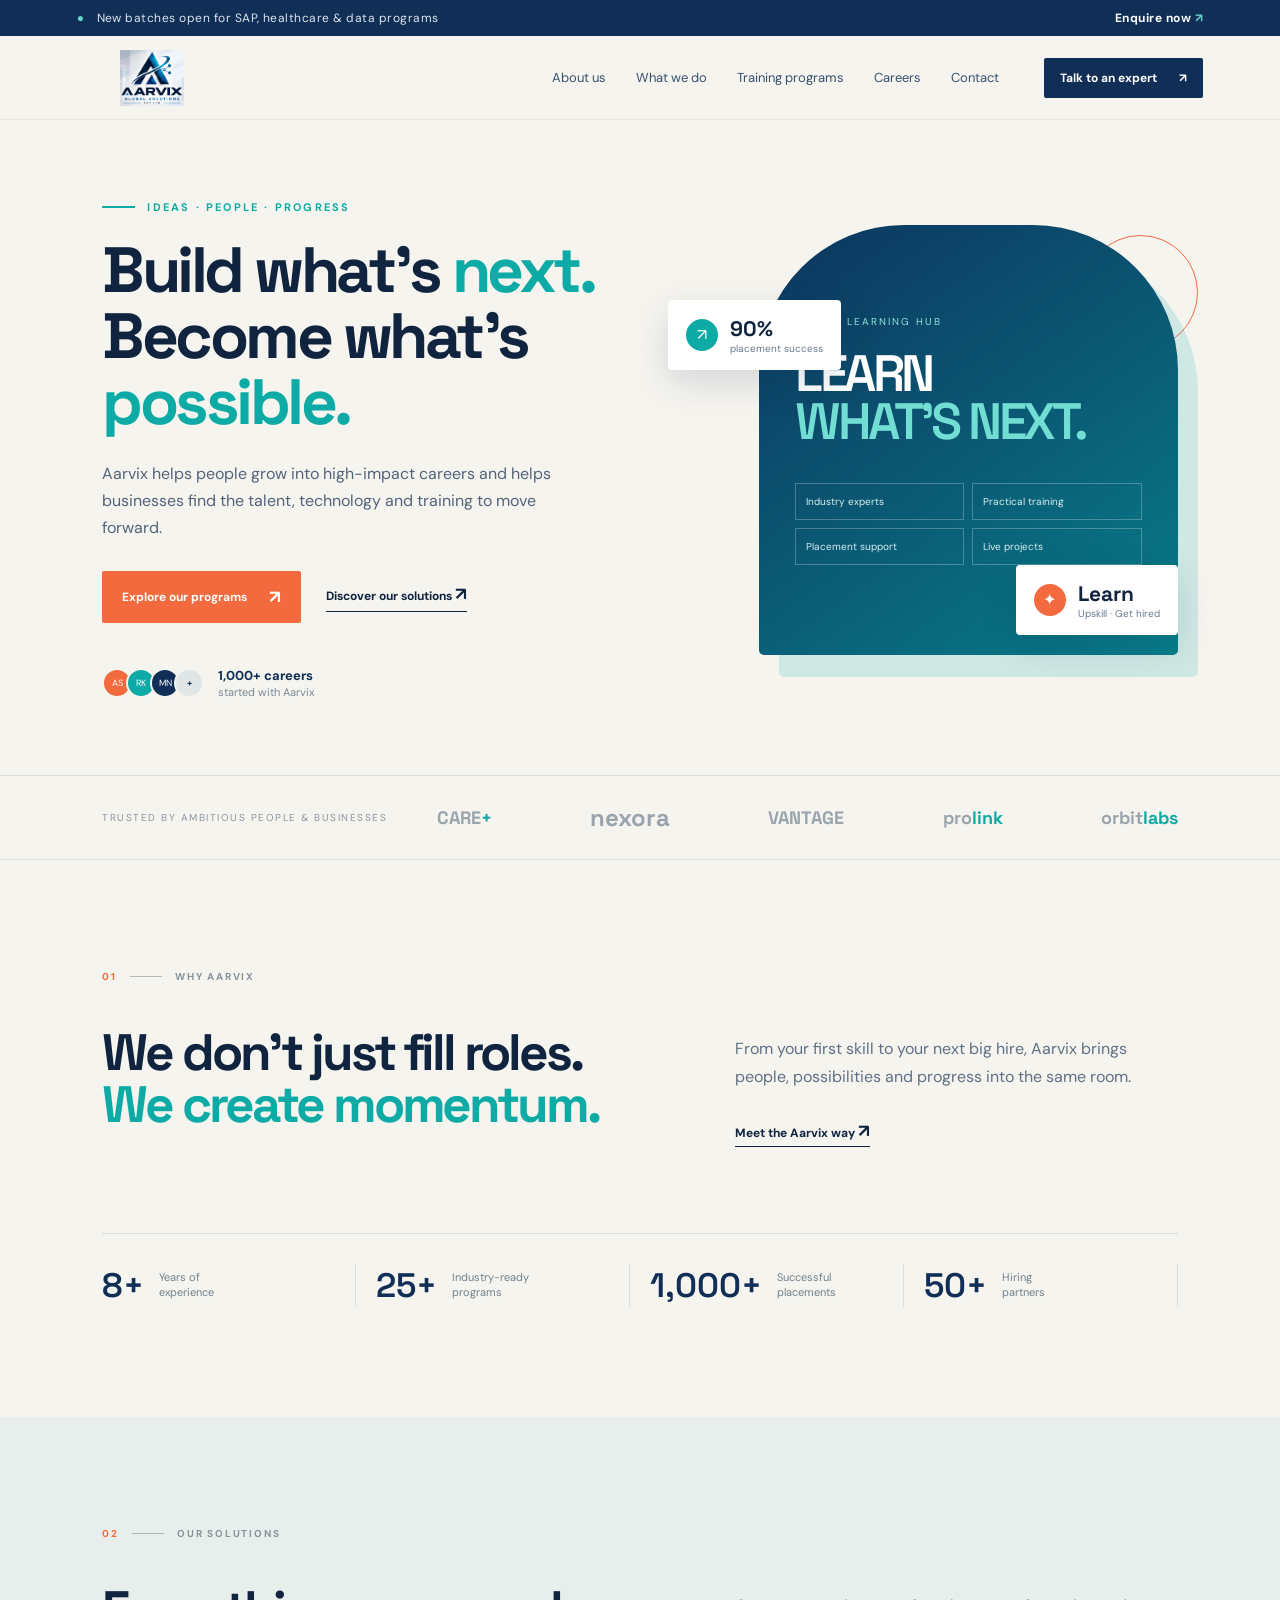
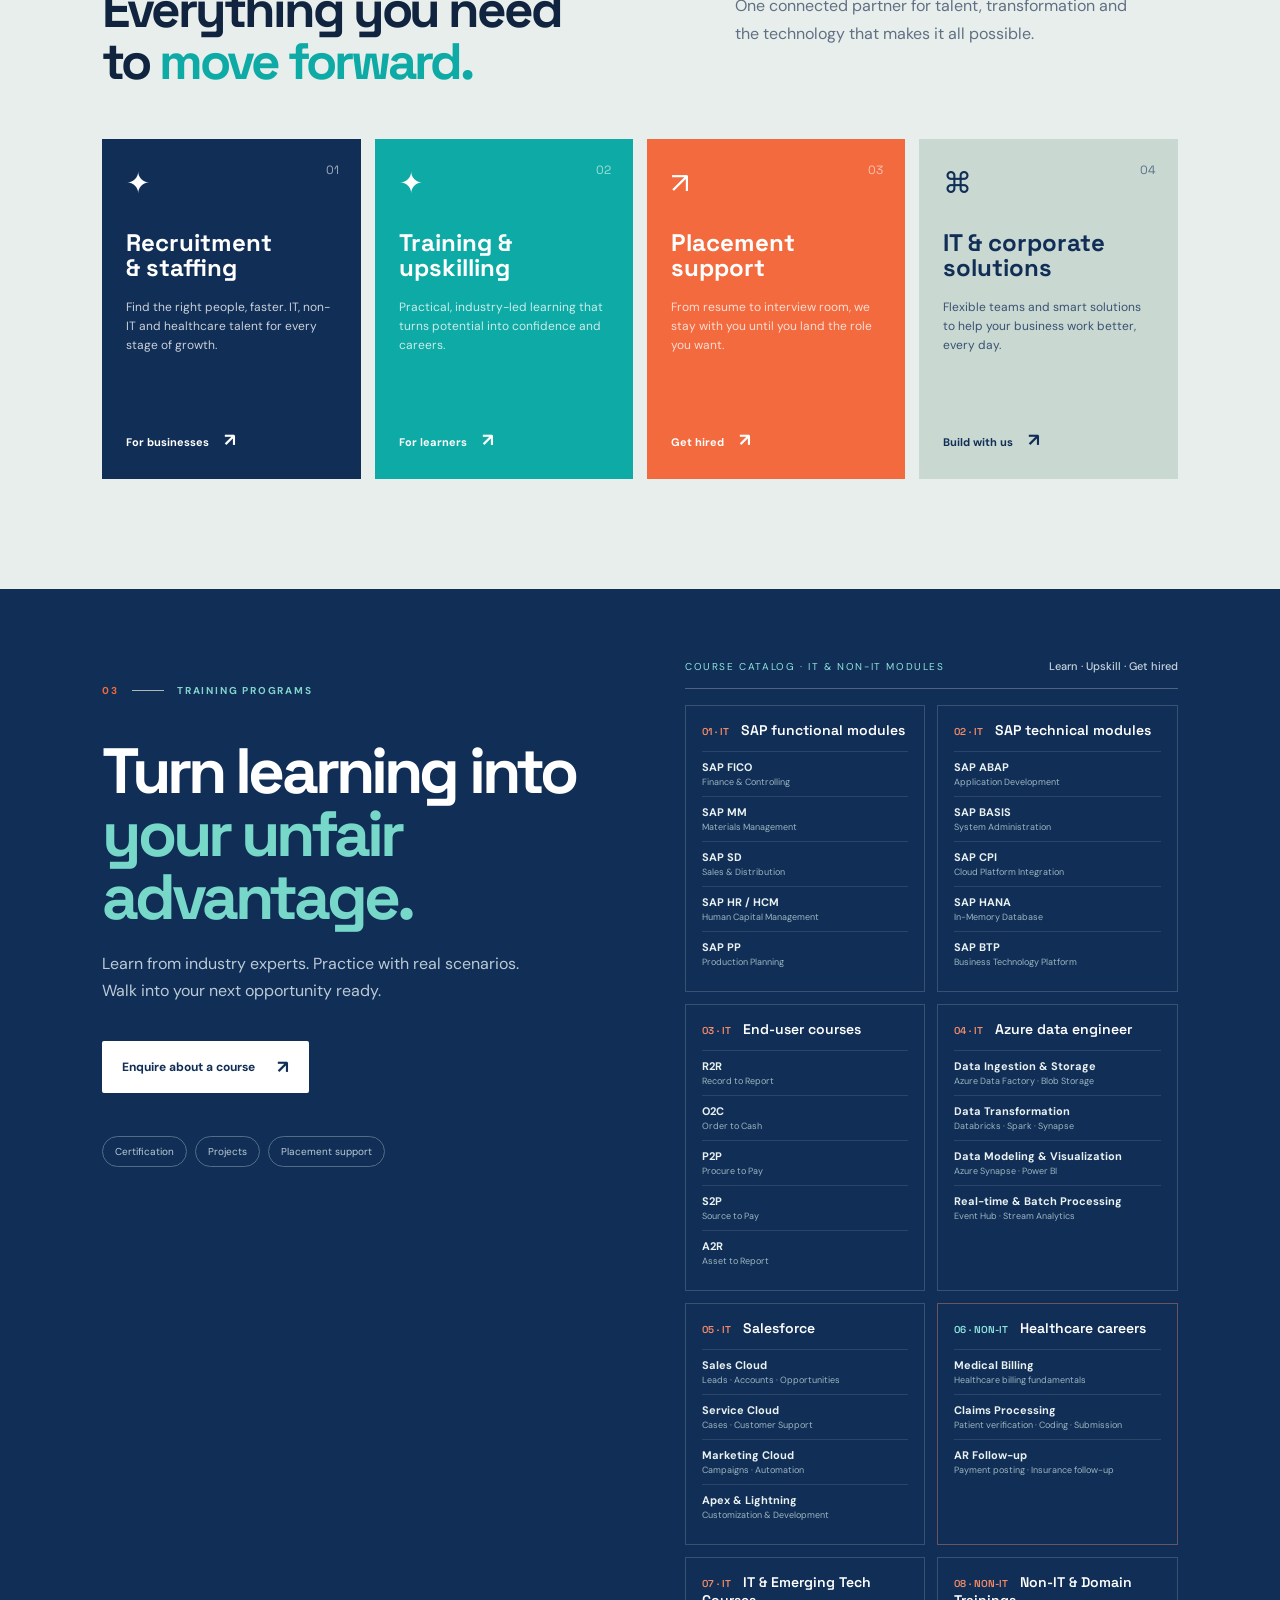
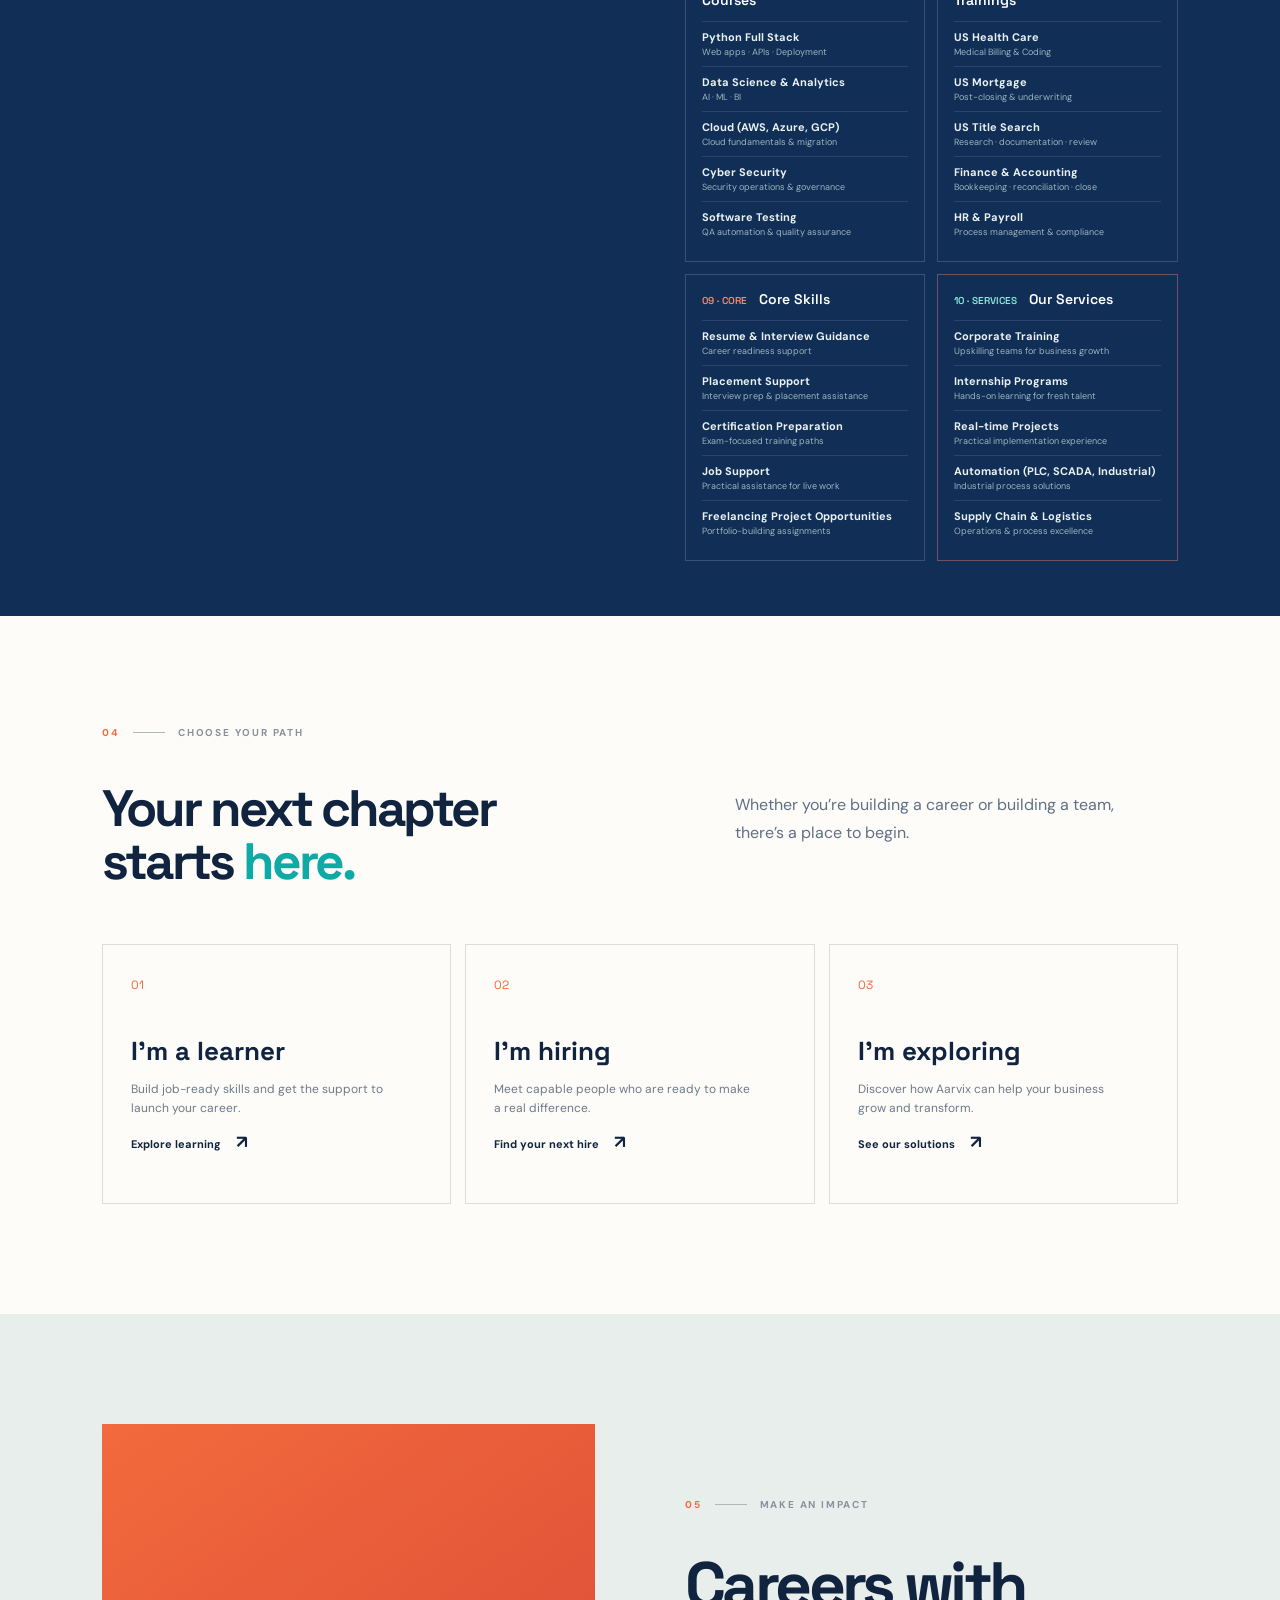
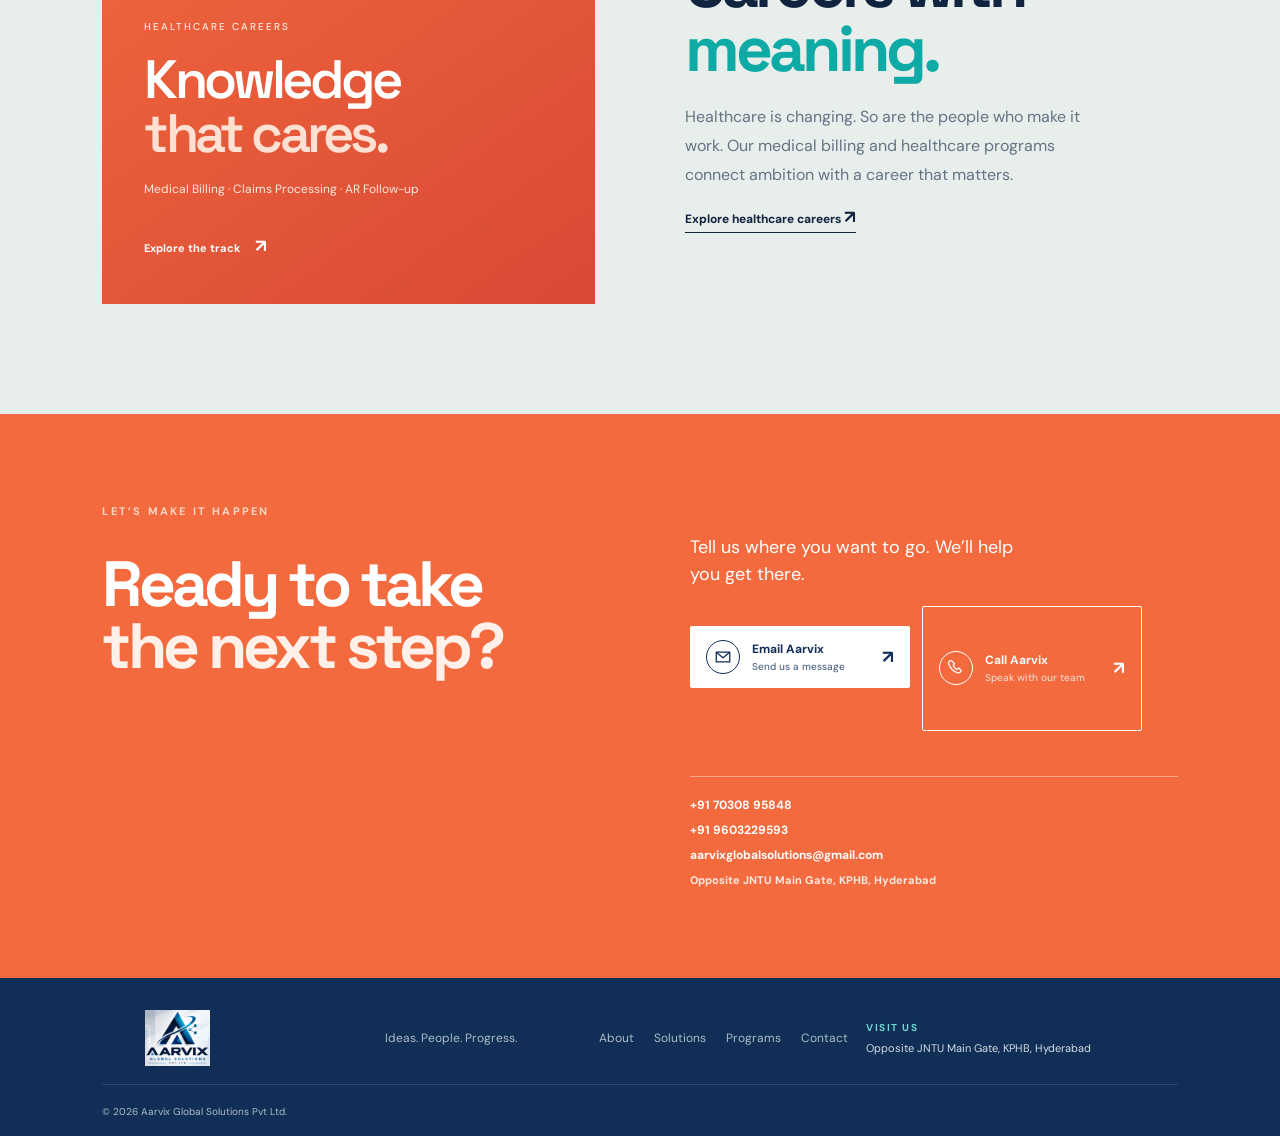
<file: index.html>
<!doctype html>
<html lang="en">
  <head>
    <meta charset="UTF-8" />
    <meta name="viewport" content="width=device-width, initial-scale=1.0" />
    <meta
      name="description"
      content="Aarvix Global Solutions — training, talent and technology solutions for a smarter tomorrow."
    />
    <title>Aarvix Global Solutions | Train. Transform. Thrive.</title>
    <link rel="preconnect" href="https://fonts.googleapis.com" />
    <link rel="preconnect" href="https://fonts.gstatic.com" crossorigin />
    <link
      href="https://fonts.googleapis.com/css2?family=DM+Sans:wght@400;500;600;700&family=Space+Grotesk:wght@500;600;700&display=swap"
      rel="stylesheet"
    />
    <link rel="stylesheet" href="styles.css" />
  </head>
  <body>
    <div class="announcement">
      <span>●</span> New batches open for SAP, healthcare & data programs
      <a href="#contact">Enquire now <span>↗</span></a>
    </div>
    <header class="site-header">
      <a class="brand" href="#home" aria-label="Aarvix home">
        <img class="brand-logo" src="assets/aarvix-logo-cropped.png" alt="Aarvix Global Solutions" />
      </a>
      <nav class="desktop-nav" aria-label="Main navigation">
        <a href="about.html">About us</a>
        <a href="solutions.html">What we do</a>
        <a href="programs.html">Training programs</a>
        <a href="careers.html">Careers</a>
        <a href="contact.html">Contact</a>
      </nav>
      <a class="header-cta" href="#contact">Talk to an expert <span>↗</span></a>
      <button class="menu-toggle" aria-label="Open navigation">☰</button>
    </header>

    <main>
      <section class="hero" id="home">
        <div class="hero-copy">
          <p class="eyebrow">
            <span class="eyebrow-line"></span> IDEAS · PEOPLE · PROGRESS
          </p>
          <h1>
            Build what’s <em>next.</em><br />Become what’s <em>possible.</em>
          </h1>
          <p class="hero-text">
            Aarvix helps people grow into high-impact careers and helps
            businesses find the talent, technology and training to move forward.
          </p>
          <div class="hero-actions">
            <a class="button button-primary" href="#programs"
              >Explore our programs <span>↗</span></a
            ><a class="text-link" href="#services"
              >Discover our solutions <span>↗</span></a
            >
          </div>
          <div class="hero-proof">
            <div class="avatars">
              <span>AS</span><span>RK</span><span>MN</span><b>+</b>
            </div>
            <p><strong>1,000+ careers</strong><br />started with Aarvix</p>
          </div>
        </div>
        <div class="hero-visual">
          <div class="hero-visual-panel">
            <span class="panel-kicker">AARVIX LEARNING HUB</span
            ><strong>LEARN<br /><em>WHAT'S NEXT.</em></strong>
            <div class="panel-grid">
              <span>Industry experts</span><span>Practical training</span
              ><span>Placement support</span><span>Live projects</span>
            </div>
          </div>
          <div class="float-card float-card-top">
            <span class="float-icon">↗</span>
            <div><strong>90%</strong><small>placement success</small></div>
          </div>
          <div class="float-card float-card-bottom">
            <span class="float-icon orange">✦</span>
            <div><strong>Learn</strong><small>Upskill · Get hired</small></div>
          </div>
          <div class="hero-ring"></div>
        </div>
      </section>

      <section class="logo-strip">
        <p>TRUSTED BY AMBITIOUS PEOPLE & BUSINESSES</p>
        <div>
          <b>CARE<span>+</span></b
          ><b>nexora</b><b>VANTAGE</b><b>pro<span>link</span></b
          ><b>orbit<span>labs</span></b>
        </div>
      </section>

      <section class="section intro-section" id="about">
        <div class="section-label">
          <span>01</span><i></i><span>WHY AARVIX</span>
        </div>
        <div class="intro-grid">
          <h2>We don’t just fill roles.<br /><em>We create momentum.</em></h2>
          <div>
            <p>
              From your first skill to your next big hire, Aarvix brings people,
              possibilities and progress into the same room.
            </p>
            <a class="text-link" href="#contact"
              >Meet the Aarvix way <span>↗</span></a
            >
          </div>
        </div>
        <div class="stats">
          <div>
            <strong>8+</strong><span>Years of<br />experience</span>
          </div>
          <div>
            <strong>25+</strong><span>Industry-ready<br />programs</span>
          </div>
          <div>
            <strong>1,000+</strong><span>Successful<br />placements</span>
          </div>
          <div>
            <strong>50+</strong><span>Hiring<br />partners</span>
          </div>
        </div>
      </section>

      <section class="section services-section" id="services">
        <div class="section-label">
          <span>02</span><i></i><span>OUR SOLUTIONS</span>
        </div>
        <div class="section-heading">
          <h2>Everything you need<br />to <em>move forward.</em></h2>
          <p>
            One connected partner for talent, transformation and the technology
            that makes it all possible.
          </p>
        </div>
        <div class="service-grid">
          <article class="service-card service-dark">
            <span class="service-number">01</span>
            <div class="service-icon">✦</div>
            <h3>Recruitment<br />& staffing</h3>
            <p>
              Find the right people, faster. IT, non-IT and healthcare talent
              for every stage of growth.
            </p>
            <a href="#contact">For businesses <span>↗</span></a>
          </article>
          <article class="service-card service-teal">
            <span class="service-number">02</span>
            <div class="service-icon">✦</div>
            <h3>Training &<br />upskilling</h3>
            <p>
              Practical, industry-led learning that turns potential into
              confidence and careers.
            </p>
            <a href="#programs">For learners <span>↗</span></a>
          </article>
          <article class="service-card service-orange">
            <span class="service-number">03</span>
            <div class="service-icon">↗</div>
            <h3>Placement<br />support</h3>
            <p>
              From resume to interview room, we stay with you until you land the
              role you want.
            </p>
            <a href="#careers">Get hired <span>↗</span></a>
          </article>
          <article class="service-card service-pale">
            <span class="service-number">04</span>
            <div class="service-icon">⌘</div>
            <h3>IT & corporate<br />solutions</h3>
            <p>
              Flexible teams and smart solutions to help your business work
              better, every day.
            </p>
            <a href="#contact">Build with us <span>↗</span></a>
          </article>
        </div>
      </section>

      <section class="feature-section" id="programs">
        <div class="feature-content">
          <div class="section-label light">
            <span>03</span><i></i><span>TRAINING PROGRAMS</span>
          </div>
          <h2>Turn learning into<br /><em>your unfair advantage.</em></h2>
          <p>
            Learn from industry experts. Practice with real scenarios. Walk into
            your next opportunity ready.
          </p>
          <a class="button button-light" href="#contact"
            >Enquire about a course <span>↗</span></a
          >
          <div class="program-pills">
            <span>Certification</span><span>Projects</span
            ><span>Placement support</span>
          </div>
        </div>
        <div class="course-catalog">
          <div class="catalog-heading">
            <span>COURSE CATALOG · IT & NON-IT MODULES</span
            ><b>Learn · Upskill · Get hired</b>
          </div>
          <div class="course-columns">
            <article>
              <h3><span>01 · IT</span> SAP functional modules</h3>
              <ul>
                <li>SAP FICO <small>Finance & Controlling</small></li>
                <li>SAP MM <small>Materials Management</small></li>
                <li>SAP SD <small>Sales & Distribution</small></li>
                <li>SAP HR / HCM <small>Human Capital Management</small></li>
                <li>SAP PP <small>Production Planning</small></li>
              </ul>
            </article>
            <article>
              <h3><span>02 · IT</span> SAP technical modules</h3>
              <ul>
                <li>SAP ABAP <small>Application Development</small></li>
                <li>SAP BASIS <small>System Administration</small></li>
                <li>SAP CPI <small>Cloud Platform Integration</small></li>
                <li>SAP HANA <small>In-Memory Database</small></li>
                <li>SAP BTP <small>Business Technology Platform</small></li>
              </ul>
            </article>
            <article>
              <h3><span>03 · IT</span> End-user courses</h3>
              <ul>
                <li>R2R <small>Record to Report</small></li>
                <li>O2C <small>Order to Cash</small></li>
                <li>P2P <small>Procure to Pay</small></li>
                <li>S2P <small>Source to Pay</small></li>
                <li>A2R <small>Asset to Report</small></li>
              </ul>
            </article>
            <article>
              <h3><span>04 · IT</span> Azure data engineer</h3>
              <ul>
                <li>
                  Data Ingestion & Storage
                  <small>Azure Data Factory · Blob Storage</small>
                </li>
                <li>
                  Data Transformation
                  <small>Databricks · Spark · Synapse</small>
                </li>
                <li>
                  Data Modeling & Visualization
                  <small>Azure Synapse · Power BI</small>
                </li>
                <li>
                  Real-time & Batch Processing
                  <small>Event Hub · Stream Analytics</small>
                </li>
              </ul>
            </article>
            <article>
              <h3><span>05 · IT</span> Salesforce</h3>
              <ul>
                <li>
                  Sales Cloud <small>Leads · Accounts · Opportunities</small>
                </li>
                <li>Service Cloud <small>Cases · Customer Support</small></li>
                <li>Marketing Cloud <small>Campaigns · Automation</small></li>
                <li>
                  Apex & Lightning <small>Customization & Development</small>
                </li>
              </ul>
            </article>
            <article class="non-it-course">
              <h3><span>06 · NON-IT</span> Healthcare careers</h3>
              <ul>
                <li>
                  Medical Billing <small>Healthcare billing fundamentals</small>
                </li>
                <li>
                  Claims Processing
                  <small>Patient verification · Coding · Submission</small>
                </li>
                <li>
                  AR Follow-up
                  <small>Payment posting · Insurance follow-up</small>
                </li>
              </ul>
            </article>
            <article>
              <h3><span>07 · IT</span> IT & Emerging Tech Courses</h3>
              <ul>
                <li>Python Full Stack <small>Web apps · APIs · Deployment</small></li>
                <li>Data Science & Analytics <small>AI · ML · BI</small></li>
                <li>Cloud (AWS, Azure, GCP) <small>Cloud fundamentals & migration</small></li>
                <li>Cyber Security <small>Security operations & governance</small></li>
                <li>Software Testing <small>QA automation & quality assurance</small></li>
              </ul>
            </article>
            <article>
              <h3><span>08 · NON-IT</span> Non-IT & Domain Trainings</h3>
              <ul>
                <li>US Health Care <small>Medical Billing & Coding</small></li>
                <li>US Mortgage <small>Post-closing & underwriting</small></li>
                <li>US Title Search <small>Research · documentation · review</small></li>
                <li>Finance & Accounting <small>Bookkeeping · reconciliation · close</small></li>
                <li>HR & Payroll <small>Process management & compliance</small></li>
              </ul>
            </article>
            <article>
              <h3><span>09 · CORE</span> Core Skills</h3>
              <ul>
                <li>Resume & Interview Guidance <small>Career readiness support</small></li>
                <li>Placement Support <small>Interview prep & placement assistance</small></li>
                <li>Certification Preparation <small>Exam-focused training paths</small></li>
                <li>Job Support <small>Practical assistance for live work</small></li>
                <li>Freelancing Project Opportunities <small>Portfolio-building assignments</small></li>
              </ul>
            </article>
            <article class="non-it-course">
              <h3><span>10 · SERVICES</span> Our Services</h3>
              <ul>
                <li>Corporate Training <small>Upskilling teams for business growth</small></li>
                <li>Internship Programs <small>Hands-on learning for fresh talent</small></li>
                <li>Real-time Projects <small>Practical implementation experience</small></li>
                <li>Automation (PLC, SCADA, Industrial) <small>Industrial process solutions</small></li>
                <li>Supply Chain & Logistics <small>Operations & process excellence</small></li>
              </ul>
            </article>
          </div>
        </div>
      </section>

      <section class="section pathways" id="careers">
        <div class="section-label">
          <span>04</span><i></i><span>CHOOSE YOUR PATH</span>
        </div>
        <div class="section-heading">
          <h2>Your next chapter<br />starts <em>here.</em></h2>
          <p>
            Whether you’re building a career or building a team, there’s a place
            to begin.
          </p>
        </div>
        <div class="path-grid">
          <a href="#contact"
            ><span>01</span>
            <h3>I'm a learner</h3>
            <p>
              Build job-ready skills and get the support to launch your career.
            </p>
            <b>Explore learning <strong>↗</strong></b></a
          ><a href="#contact"
            ><span>02</span>
            <h3>I'm hiring</h3>
            <p>Meet capable people who are ready to make a real difference.</p>
            <b>Find your next hire <strong>↗</strong></b></a
          ><a href="#contact"
            ><span>03</span>
            <h3>I'm exploring</h3>
            <p>
              Discover how Aarvix can help your business grow and transform.
            </p>
            <b>See our solutions <strong>↗</strong></b></a
          >
        </div>
      </section>

      <section class="section story-section">
        <div class="story-card">
          <span>HEALTHCARE CAREERS</span
          ><strong>Knowledge<br /><em>that cares.</em></strong>
          <p>Medical Billing · Claims Processing · AR Follow-up</p>
          <a href="#contact">Explore the track <b>↗</b></a>
        </div>
        <div class="story-copy">
          <div class="section-label">
            <span>05</span><i></i><span>MAKE AN IMPACT</span>
          </div>
          <h2>Careers with<br /><em>meaning.</em></h2>
          <p>
            Healthcare is changing. So are the people who make it work. Our
            medical billing and healthcare programs connect ambition with a
            career that matters.
          </p>
          <a class="text-link" href="#contact"
            >Explore healthcare careers <span>↗</span></a
          >
        </div>
      </section>

      <section class="contact-section" id="contact">
        <div>
          <p class="eyebrow">LET’S MAKE IT HAPPEN</p>
          <h2>Ready to take<br /><em>the next step?</em></h2>
        </div>
        <div class="contact-right">
          <p>Tell us where you want to go. We’ll help you get there.</p>
          <div class="contact-actions">
            <a
              class="button button-light"
              href="https://mail.google.com/mail/?view=cm&amp;fs=1&amp;to=aarvixglobalsolutions@gmail.com"
              data-mobile-href="mailto:aarvixglobalsolutions@gmail.com"
              target="_blank"
              rel="noopener noreferrer"
              ><span class="contact-action-icon" aria-hidden="true">
                <svg viewBox="0 0 24 24" focusable="false">
                  <path d="M3 5.5h18v13H3z" />
                  <path d="m3.5 6 8.5 7 8.5-7" />
                </svg>
              </span>
              <span class="contact-action-copy">
                <strong>Email Aarvix</strong>
                <small>Send us a message</small>
              </span>
              <span class="contact-action-arrow" aria-hidden="true">↗</span></a
            ><a class="button button-call" href="tel:+917030895848"
              ><span class="contact-action-icon" aria-hidden="true">
                <svg viewBox="0 0 24 24" focusable="false">
                  <path d="M7.2 3.5 10 6.3 8.2 9.1c1.2 2.4 2.3 3.5 4.7 4.7l2.8-1.8 2.8 2.8c.5.5.5 1.3 0 1.8l-1.2 1.2c-.7.7-1.8 1-2.8.7-2.8-.8-5.5-2.4-7.7-4.6s-3.8-4.9-4.6-7.7c-.3-1 0-2.1.7-2.8l1.2-1.2c.5-.5 1.3-.5 1.8 0Z" />
                </svg>
              </span>
              <span class="contact-action-copy">
                <strong>Call Aarvix</strong>
                <small>Speak with our team</small>
              </span>
              <span class="contact-action-arrow" aria-hidden="true">↗</span></a
            >
          </div>
          <div class="contact-details">
            <a href="tel:+917030895848">+91 70308 95848</a
            ><a href="tel:+919603229593">+91 9603229593</a
            ><a href="mailto:aarvixglobalsolutions@gmail.com"
              >aarvixglobalsolutions@gmail.com</a
            ><span class="address"
              >Opposite JNTU Main Gate, KPHB, Hyderabad</span
            >
          </div>
        </div>
      </section>
    </main>

    <footer>
      <a class="brand footer-brand" href="index.html"
        ><img class="brand-logo" src="assets/aarvix-logo-cropped.png" alt="Aarvix Global Solutions" /></a
      >
      <p>Ideas. People. Progress.</p>
      <div>
        <a href="about.html">About</a><a href="solutions.html">Solutions</a
        ><a href="programs.html">Programs</a><a href="contact.html">Contact</a>
      </div>
      <address>
        <span>Visit us</span>Opposite JNTU Main Gate, KPHB, Hyderabad
      </address>
      <small>© 2026 Aarvix Global Solutions Pvt Ltd.</small>
    </footer>
    <script src="script.js"></script>
  </body>
</html>
</file>
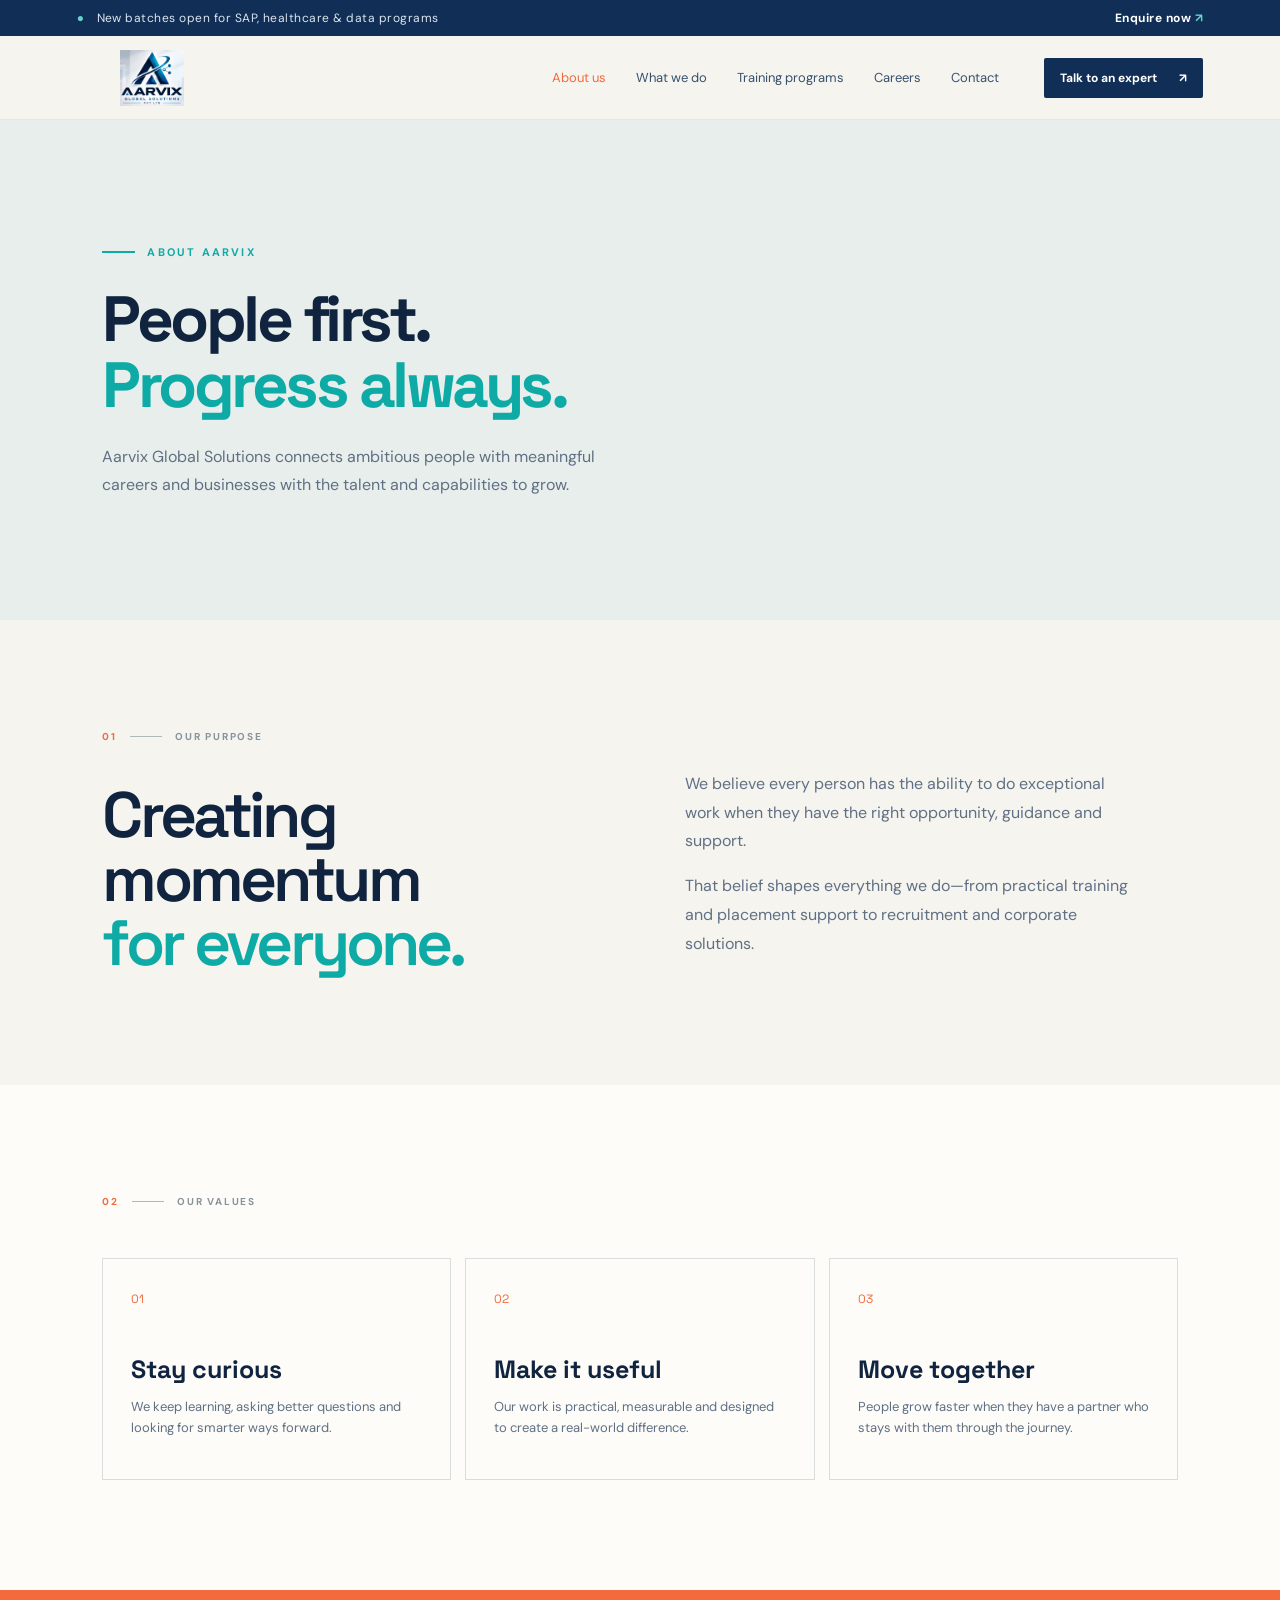
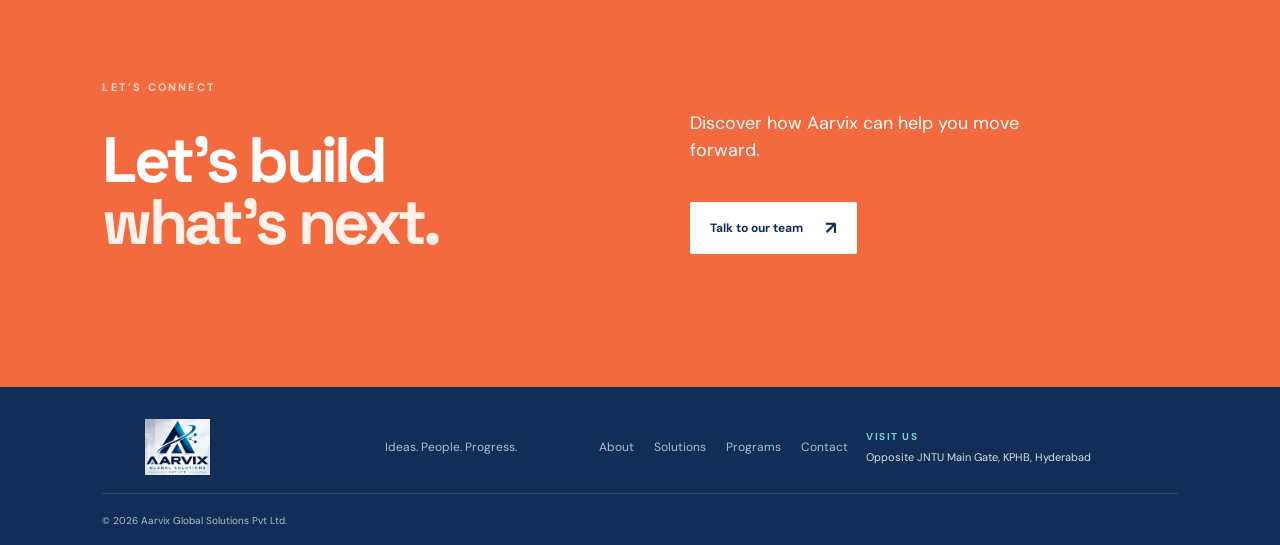
<file: about.html>
<!doctype html>
<html lang="en">
<head>
  <meta charset="UTF-8" />
  <meta name="viewport" content="width=device-width, initial-scale=1.0" />
  <title>About Aarvix | Aarvix Global Solutions</title>
  <link rel="preconnect" href="https://fonts.googleapis.com" />
  <link rel="preconnect" href="https://fonts.gstatic.com" crossorigin />
  <link href="https://fonts.googleapis.com/css2?family=DM+Sans:wght@400;500;600;700&family=Space+Grotesk:wght@500;600;700&display=swap" rel="stylesheet" />
  <link rel="stylesheet" href="styles.css" />
</head>
<body>
  <div class="announcement"><span>●</span> New batches open for SAP, healthcare & data programs <a href="contact.html">Enquire now <span>↗</span></a></div>
  <header class="site-header"><a class="brand" href="index.html"><img class="brand-logo" src="assets/aarvix-logo-cropped.png" alt="Aarvix Global Solutions" /></a><nav class="desktop-nav" aria-label="Main navigation"><a class="active" href="about.html">About us</a><a href="solutions.html">What we do</a><a href="programs.html">Training programs</a><a href="careers.html">Careers</a><a href="contact.html">Contact</a></nav><a class="header-cta" href="contact.html">Talk to an expert <span>↗</span></a><button class="menu-toggle" aria-label="Open navigation">☰</button></header>
  <main>
    <section class="page-hero"><p class="eyebrow"><span class="eyebrow-line"></span> ABOUT AARVIX</p><h1>People first.<br /><em>Progress always.</em></h1><p>Aarvix Global Solutions connects ambitious people with meaningful careers and businesses with the talent and capabilities to grow.</p></section>
    <section class="section about-content"><div><div class="section-label"><span>01</span><i></i><span>OUR PURPOSE</span></div><h2>Creating momentum<br /><em>for everyone.</em></h2></div><div><p>We believe every person has the ability to do exceptional work when they have the right opportunity, guidance and support.</p><p>That belief shapes everything we do—from practical training and placement support to recruitment and corporate solutions.</p></div></section>
    <section class="section values-section"><div class="section-label"><span>02</span><i></i><span>OUR VALUES</span></div><div class="value-grid"><article><b>01</b><h3>Stay curious</h3><p>We keep learning, asking better questions and looking for smarter ways forward.</p></article><article><b>02</b><h3>Make it useful</h3><p>Our work is practical, measurable and designed to create a real-world difference.</p></article><article><b>03</b><h3>Move together</h3><p>People grow faster when they have a partner who stays with them through the journey.</p></article></div></section>
    <section class="contact-section"><div><p class="eyebrow">LET’S CONNECT</p><h2>Let’s build<br /><em>what’s next.</em></h2></div><div class="contact-right"><p>Discover how Aarvix can help you move forward.</p><a class="button button-light" href="contact.html">Talk to our team <span>↗</span></a></div></section>
  </main>
  <footer><a class="brand footer-brand" href="index.html"><img class="brand-logo" src="assets/aarvix-logo-cropped.png" alt="Aarvix Global Solutions" /></a><p>Ideas. People. Progress.</p><div><a href="about.html">About</a><a href="solutions.html">Solutions</a><a href="programs.html">Programs</a><a href="contact.html">Contact</a></div><address><span>Visit us</span>Opposite JNTU Main Gate, KPHB, Hyderabad</address><small>© 2026 Aarvix Global Solutions Pvt Ltd.</small></footer>
  <script src="script.js"></script>
</body>
</html>
</file>
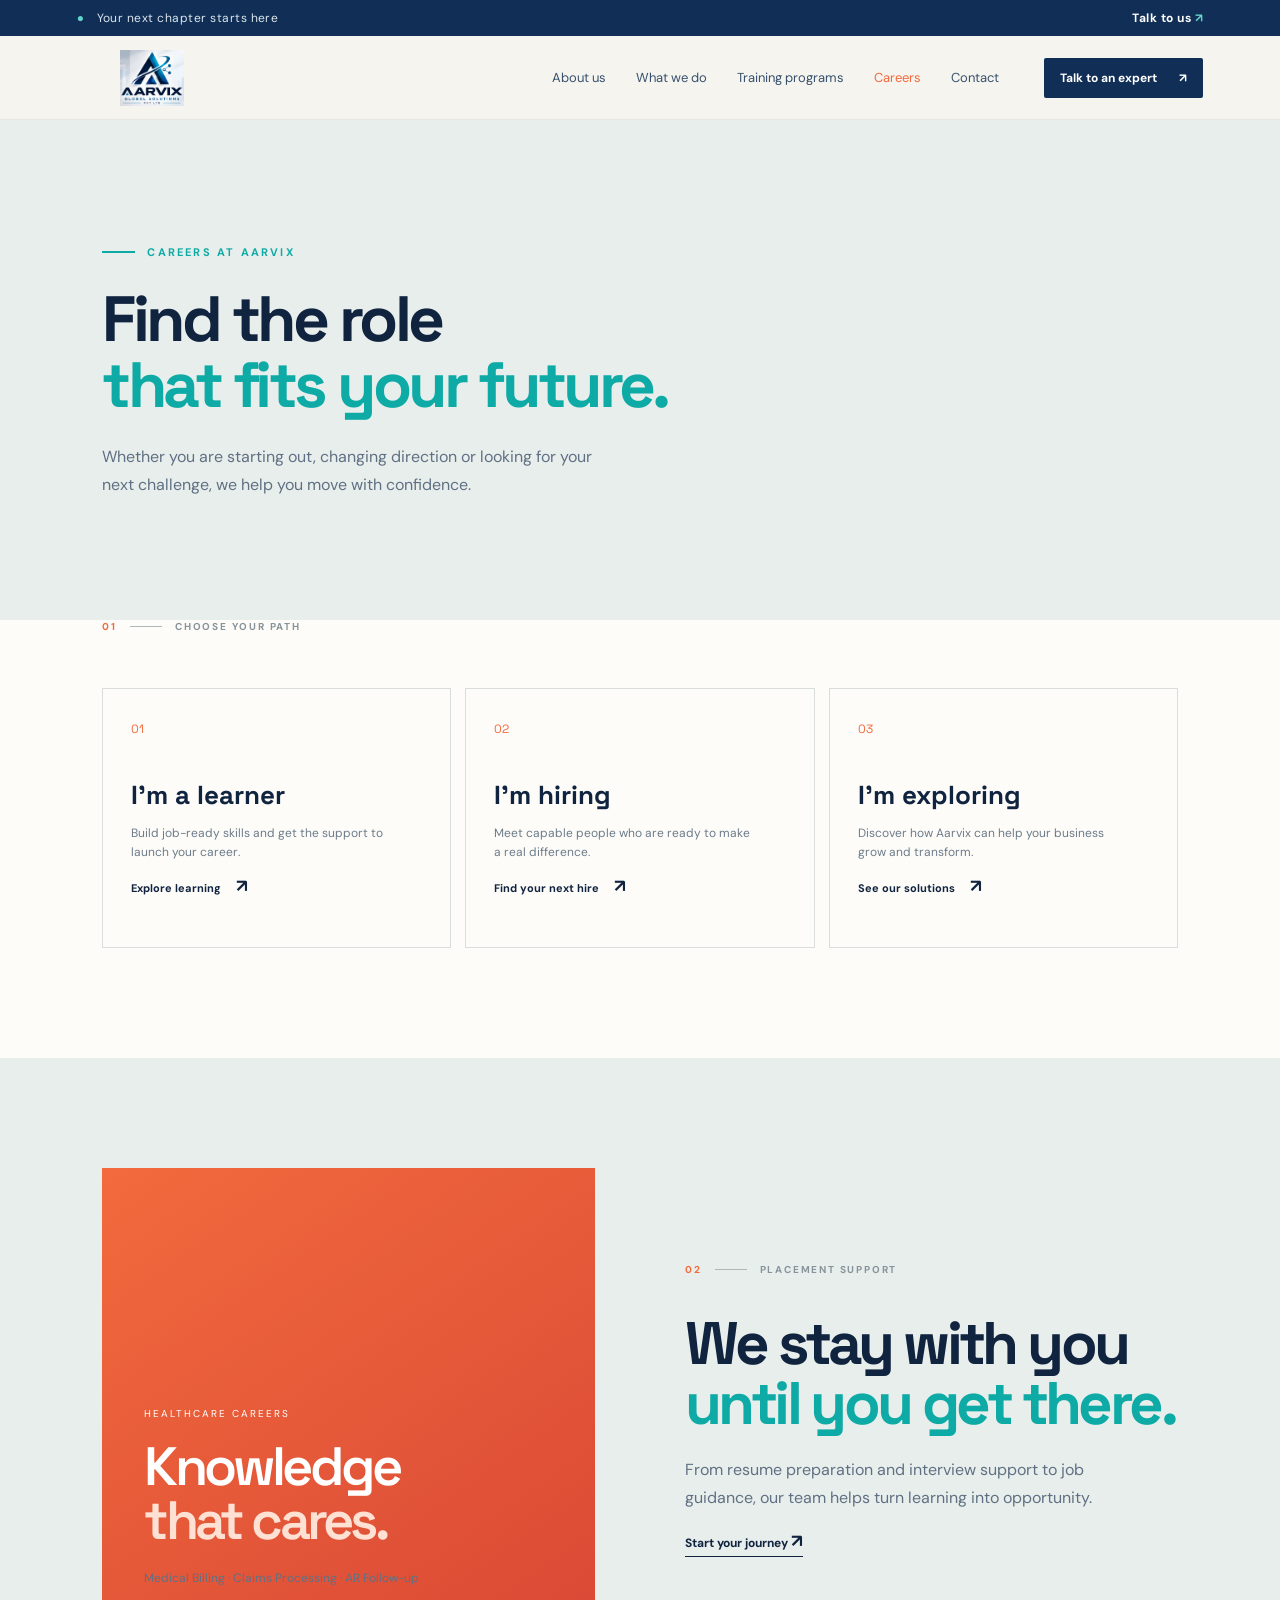
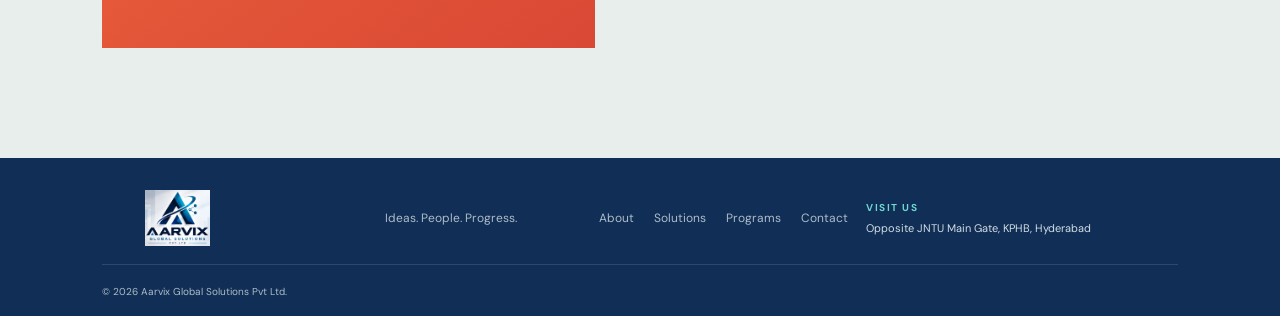
<file: careers.html>
<!doctype html>
<html lang="en">
<head><meta charset="UTF-8" /><meta name="viewport" content="width=device-width, initial-scale=1.0" /><title>Careers | Aarvix Global Solutions</title><link rel="preconnect" href="https://fonts.googleapis.com" /><link rel="preconnect" href="https://fonts.gstatic.com" crossorigin /><link href="https://fonts.googleapis.com/css2?family=DM+Sans:wght@400;500;600;700&family=Space+Grotesk:wght@500;600;700&display=swap" rel="stylesheet" /><link rel="stylesheet" href="styles.css" /></head>
<body><div class="announcement"><span>●</span> Your next chapter starts here <a href="contact.html">Talk to us <span>↗</span></a></div><header class="site-header"><a class="brand" href="index.html"><img class="brand-logo" src="assets/aarvix-logo-cropped.png" alt="Aarvix Global Solutions" /></a><nav class="desktop-nav" aria-label="Main navigation"><a href="about.html">About us</a><a href="solutions.html">What we do</a><a href="programs.html">Training programs</a><a class="active" href="careers.html">Careers</a><a href="contact.html">Contact</a></nav><a class="header-cta" href="contact.html">Talk to an expert <span>↗</span></a><button class="menu-toggle" aria-label="Open navigation">☰</button></header><main><section class="page-hero"><p class="eyebrow"><span class="eyebrow-line"></span> CAREERS AT AARVIX</p><h1>Find the role<br /><em>that fits your future.</em></h1><p>Whether you are starting out, changing direction or looking for your next challenge, we help you move with confidence.</p></section><section class="section pathways standalone-pathways"><div class="section-label"><span>01</span><i></i><span>CHOOSE YOUR PATH</span></div><div class="path-grid"><a href="programs.html"><span>01</span><h3>I'm a learner</h3><p>Build job-ready skills and get the support to launch your career.</p><b>Explore learning <strong>↗</strong></b></a><a href="contact.html"><span>02</span><h3>I'm hiring</h3><p>Meet capable people who are ready to make a real difference.</p><b>Find your next hire <strong>↗</strong></b></a><a href="contact.html"><span>03</span><h3>I'm exploring</h3><p>Discover how Aarvix can help your business grow and transform.</p><b>See our solutions <strong>↗</strong></b></a></div></section><section class="section career-callout"><div class="story-card"><span>HEALTHCARE CAREERS</span><strong>Knowledge<br /><em>that cares.</em></strong><p>Medical Billing · Claims Processing · AR Follow-up</p></div><div><div class="section-label"><span>02</span><i></i><span>PLACEMENT SUPPORT</span></div><h2>We stay with you<br /><em>until you get there.</em></h2><p>From resume preparation and interview support to job guidance, our team helps turn learning into opportunity.</p><a class="text-link" href="contact.html">Start your journey <span>↗</span></a></div></section></main><footer><a class="brand footer-brand" href="index.html"><img class="brand-logo" src="assets/aarvix-logo-cropped.png" alt="Aarvix Global Solutions" /></a><p>Ideas. People. Progress.</p><div><a href="about.html">About</a><a href="solutions.html">Solutions</a><a href="programs.html">Programs</a><a href="contact.html">Contact</a></div><address><span>Visit us</span>Opposite JNTU Main Gate, KPHB, Hyderabad</address><small>© 2026 Aarvix Global Solutions Pvt Ltd.</small></footer><script src="script.js"></script></body></html>
</file>
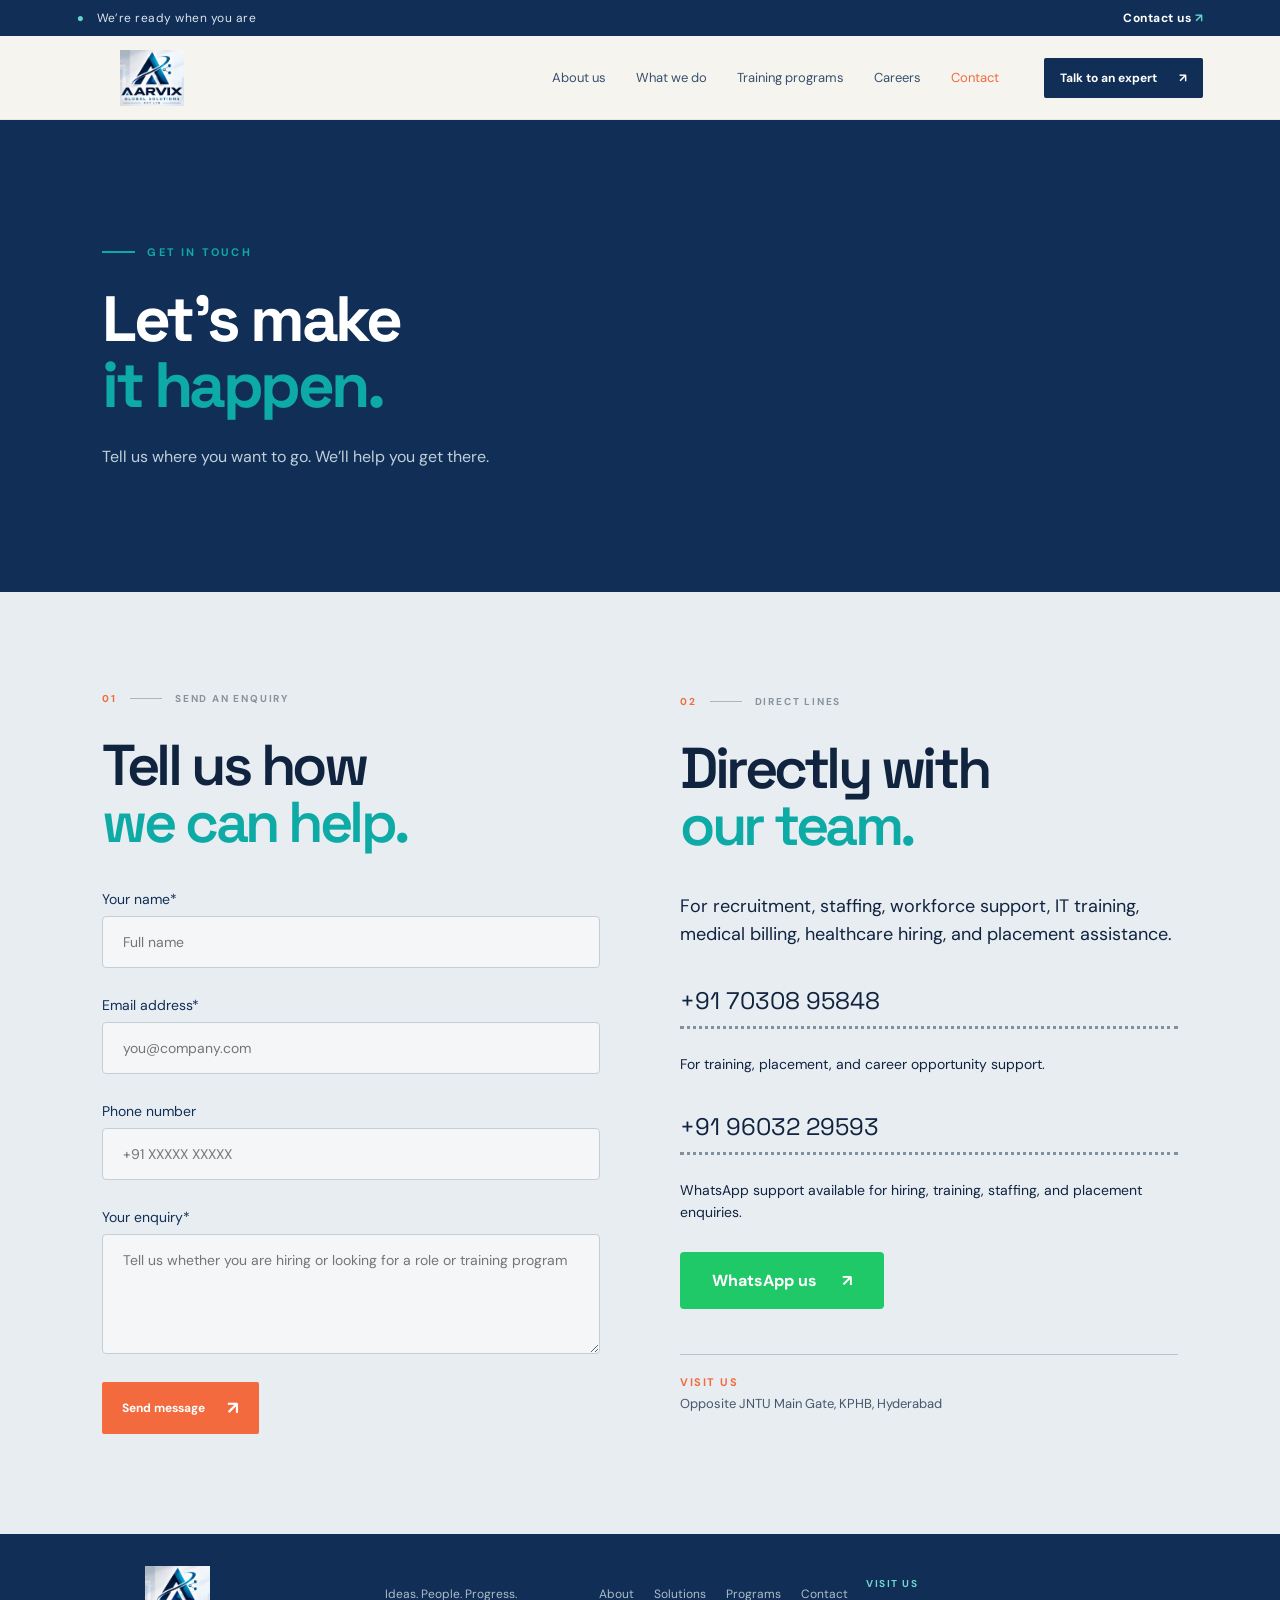
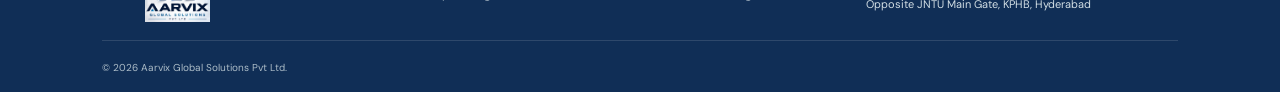
<file: contact.html>
<!doctype html>
<html lang="en">
  <head>
    <meta charset="UTF-8" />
    <meta name="viewport" content="width=device-width, initial-scale=1.0" />
    <title>Contact Aarvix | Aarvix Global Solutions</title>
    <link rel="preconnect" href="https://fonts.googleapis.com" />
    <link rel="preconnect" href="https://fonts.gstatic.com" crossorigin />
    <link
      href="https://fonts.googleapis.com/css2?family=DM+Sans:wght@400;500;600;700&family=Space+Grotesk:wght@500;600;700&display=swap"
      rel="stylesheet"
    />
    <link rel="stylesheet" href="styles.css" />
  </head>
  <body>
    <div class="announcement">
      <span>●</span> We’re ready when you are
      <a href="contact.html">Contact us <span>↗</span></a>
    </div>
    <header class="site-header">
      <a class="brand" href="index.html"
        ><img
          class="brand-logo"
          src="assets/aarvix-logo-cropped.png"
          alt="Aarvix Global Solutions"
      /></a>
      <nav class="desktop-nav" aria-label="Main navigation">
        <a href="about.html">About us</a><a href="solutions.html">What we do</a
        ><a href="programs.html">Training programs</a
        ><a href="careers.html">Careers</a
        ><a class="active" href="contact.html">Contact</a>
      </nav>
      <a class="header-cta" href="contact.html"
        >Talk to an expert <span>↗</span></a
      ><button class="menu-toggle" aria-label="Open navigation">☰</button>
    </header>
    <main>
      <section class="page-hero page-hero-dark">
        <p class="eyebrow"><span class="eyebrow-line"></span> GET IN TOUCH</p>
        <h1>Let’s make<br /><em>it happen.</em></h1>
        <p>Tell us where you want to go. We’ll help you get there.</p>
      </section>
      <section class="direct-contact">
        <div class="enquiry-form-wrap">
          <div class="section-label">
            <span>01</span><i></i><span>SEND AN ENQUIRY</span>
          </div>
          <h2>Tell us how<br /><em>we can help.</em></h2>
          <form id="enquiry-form">
            <label for="name">Your name*</label
            ><input
              id="name"
              name="name"
              type="text"
              placeholder="Full name"
              required
            /><label for="email">Email address*</label
            ><input
              id="email"
              name="email"
              type="email"
              placeholder="you@company.com"
              required
            /><label for="phone">Phone number</label
            ><input
              id="phone"
              name="phone"
              type="tel"
              placeholder="+91 XXXXX XXXXX"
            /><label for="message">Your enquiry*</label
            ><textarea
              id="message"
              name="message"
              placeholder="Tell us whether you are hiring or looking for a role or training program"
              required
            ></textarea
            ><button class="button form-submit" type="submit">
              Send message <span>↗</span>
            </button>
          </form>
        </div>
        <div class="direct-lines">
          <div class="section-label">
            <span>02</span><i></i><span>DIRECT LINES</span>
          </div>
          <h2>Directly with<br /><em>our team.</em></h2>
          <p>
            For recruitment, staffing, workforce support, IT training, medical
            billing, healthcare hiring, and placement assistance.
          </p>
          <a class="direct-phone" href="tel:+917030895848">+91 70308 95848</a>
          <p class="line-note">
            For training, placement, and career opportunity support.
          </p>
          <a class="direct-phone" href="tel:+919603229593">+91 96032 29593</a>
          <p class="line-note">
            WhatsApp support available for hiring, training, staffing, and
            placement enquiries.
          </p>
          <a
            class="whatsapp-button"
            href="https://wa.me/917030895848?text=Hello%20Aarvix%2C%20I%20would%20like%20to%20know%20more."
            target="_blank"
            rel="noopener noreferrer"
            >WhatsApp us <span>↗</span></a
          >
          <div class="contact-location">
            <strong>Visit us</strong
            ><span>Opposite JNTU Main Gate, KPHB, Hyderabad</span>
          </div>
        </div>
      </section>
    </main>
    <footer>
      <a class="brand footer-brand" href="index.html"
        ><img
          class="brand-logo"
          src="assets/aarvix-logo-cropped.png"
          alt="Aarvix Global Solutions"
      /></a>
      <p>Ideas. People. Progress.</p>
      <div>
        <a href="about.html">About</a><a href="solutions.html">Solutions</a
        ><a href="programs.html">Programs</a><a href="contact.html">Contact</a>
      </div>
      <address>
        <span>Visit us</span>Opposite JNTU Main Gate, KPHB, Hyderabad
      </address>
      <small>© 2026 Aarvix Global Solutions Pvt Ltd.</small>
    </footer>
    <script src="script.js"></script>
  </body>
</html>
</file>
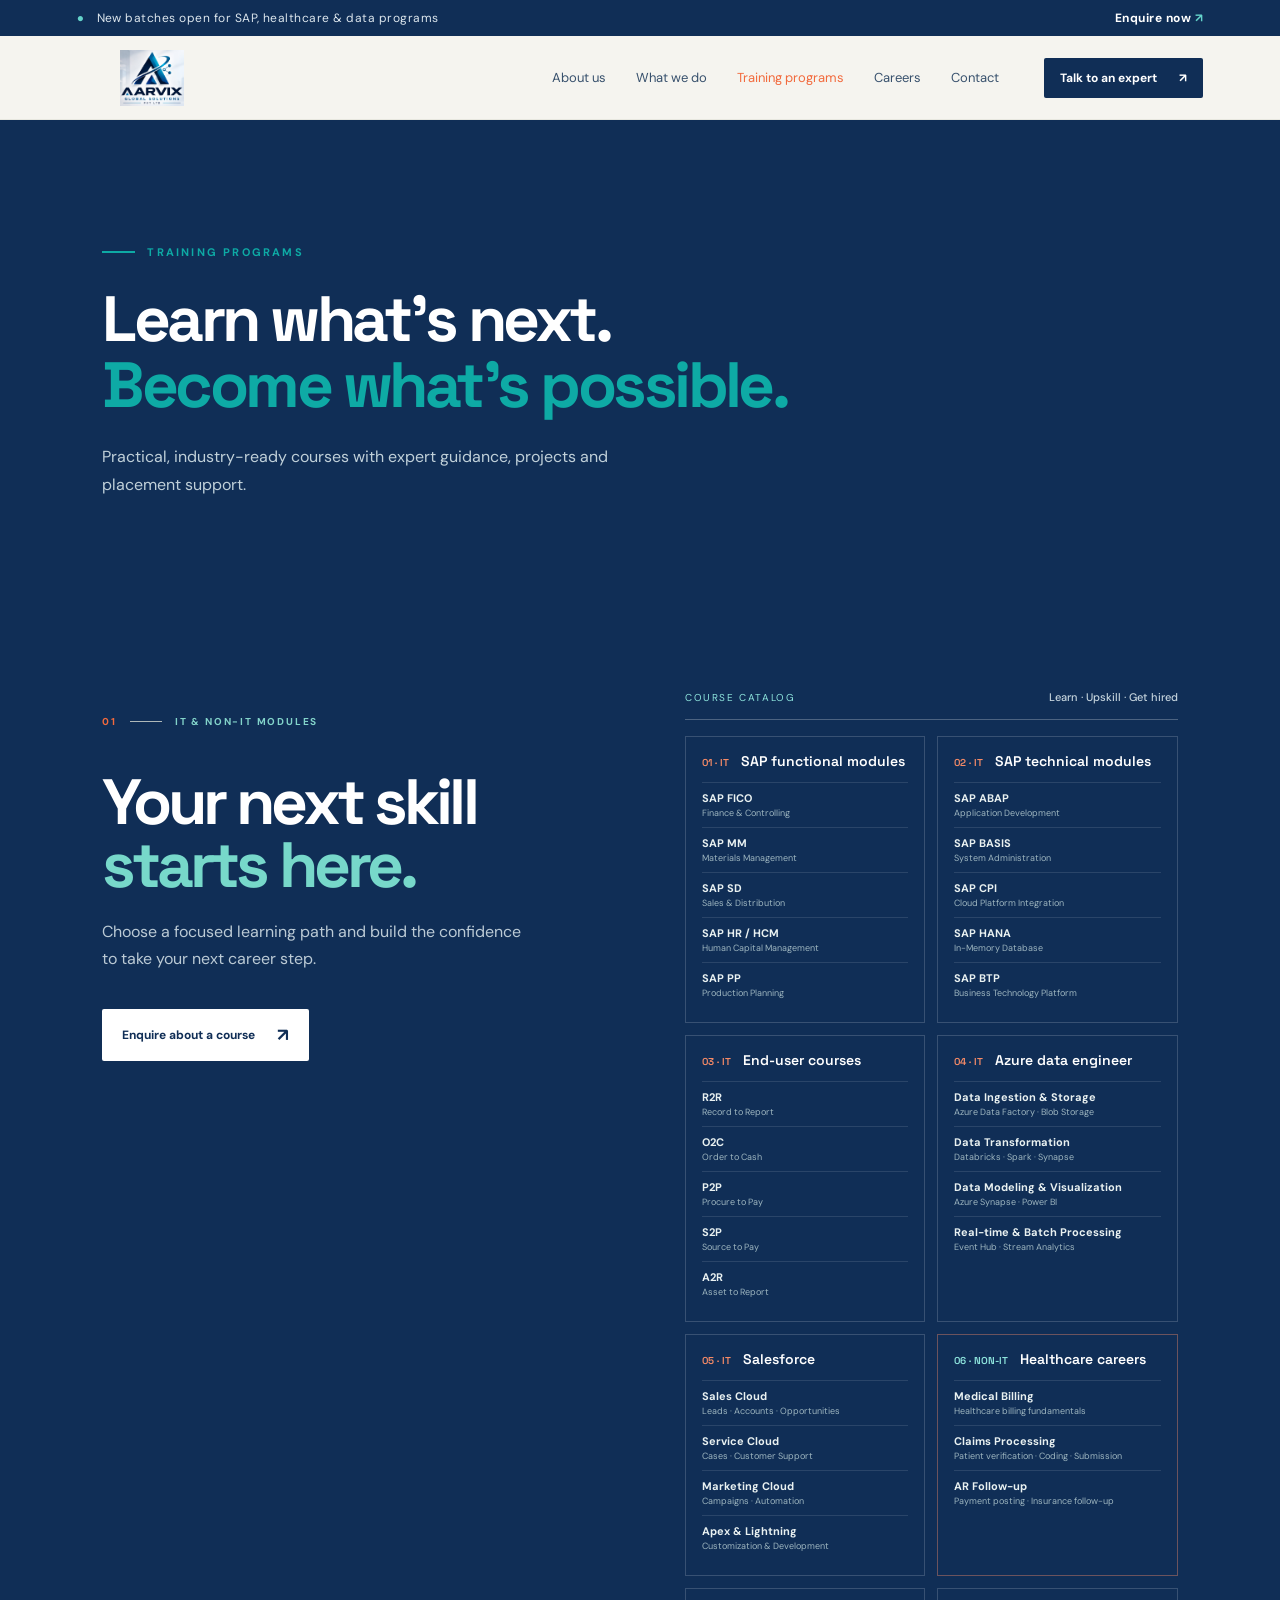
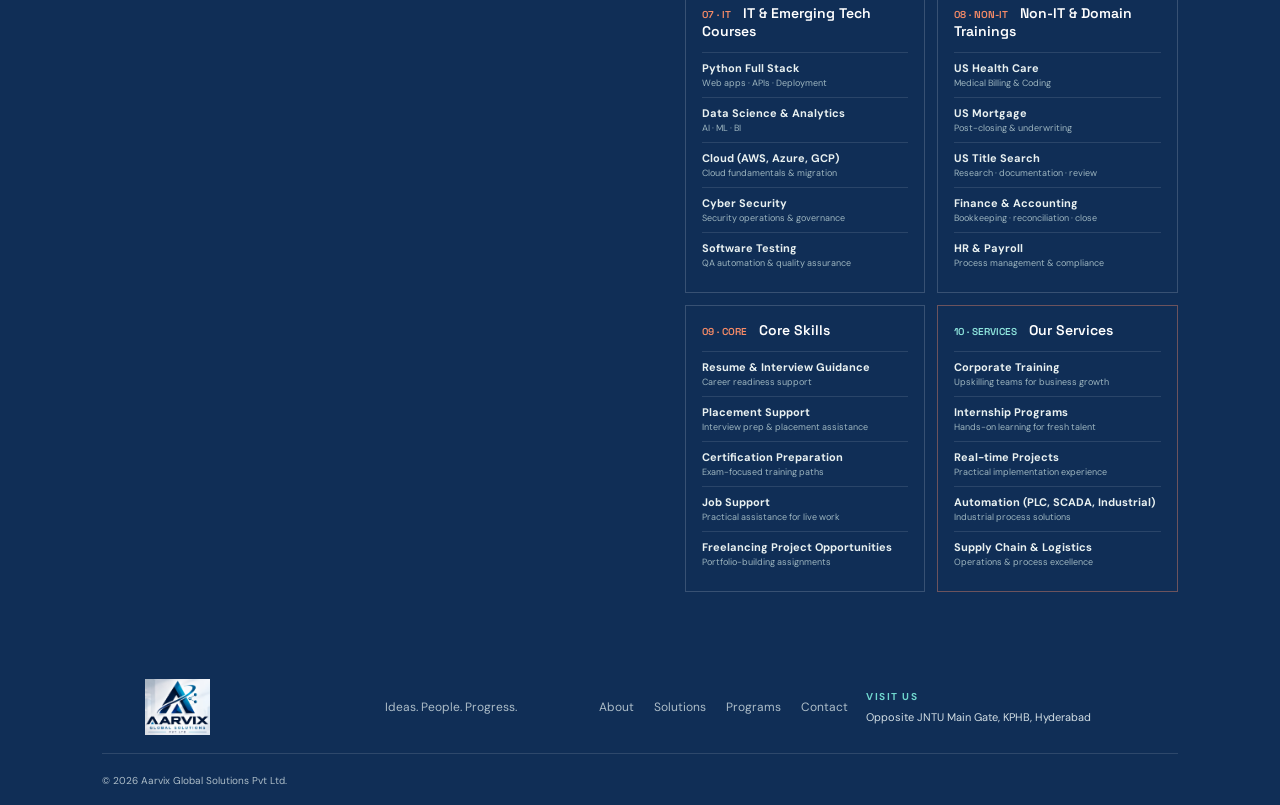
<file: programs.html>
<!doctype html>
<html lang="en">
  <head>
    <meta charset="UTF-8" />
    <meta name="viewport" content="width=device-width, initial-scale=1.0" />
    <title>Training Programs | Aarvix Global Solutions</title>
    <link rel="preconnect" href="https://fonts.googleapis.com" />
    <link rel="preconnect" href="https://fonts.gstatic.com" crossorigin />
    <link
      href="https://fonts.googleapis.com/css2?family=DM+Sans:wght@400;500;600;700&family=Space+Grotesk:wght@500;600;700&display=swap"
      rel="stylesheet"
    />
    <link rel="stylesheet" href="styles.css" />
  </head>
  <body>
    <div class="announcement">
      <span>●</span> New batches open for SAP, healthcare & data programs
      <a href="contact.html">Enquire now <span>↗</span></a>
    </div>
    <header class="site-header">
      <a class="brand" href="index.html"
        ><img
          class="brand-logo"
          src="assets/aarvix-logo-cropped.png"
          alt="Aarvix Global Solutions"
      /></a>
      <nav class="desktop-nav" aria-label="Main navigation">
        <a href="about.html">About us</a><a href="solutions.html">What we do</a
        ><a class="active" href="programs.html">Training programs</a
        ><a href="careers.html">Careers</a><a href="contact.html">Contact</a>
      </nav>
      <a class="header-cta" href="contact.html"
        >Talk to an expert <span>↗</span></a
      ><button class="menu-toggle" aria-label="Open navigation">☰</button>
    </header>
    <main>
      <section class="page-hero page-hero-dark">
        <p class="eyebrow">
          <span class="eyebrow-line"></span> TRAINING PROGRAMS
        </p>
        <h1>Learn what’s next.<br /><em>Become what’s possible.</em></h1>
        <p>
          Practical, industry-ready courses with expert guidance, projects and
          placement support.
        </p>
      </section>
      <section class="feature-section standalone-feature">
        <div class="feature-content">
          <div class="section-label light">
            <span>01</span><i></i><span>IT & NON-IT MODULES</span>
          </div>
          <h2>Your next skill<br /><em>starts here.</em></h2>
          <p>
            Choose a focused learning path and build the confidence to take your
            next career step.
          </p>
          <a class="button button-light" href="contact.html"
            >Enquire about a course <span>↗</span></a
          >
        </div>
        <div class="course-catalog">
          <div class="catalog-heading">
            <span>COURSE CATALOG</span><b>Learn · Upskill · Get hired</b>
          </div>
          <div class="course-columns">
            <article>
              <h3><span>01 · IT</span> SAP functional modules</h3>
              <ul>
                <li>SAP FICO <small>Finance & Controlling</small></li>
                <li>SAP MM <small>Materials Management</small></li>
                <li>SAP SD <small>Sales & Distribution</small></li>
                <li>SAP HR / HCM <small>Human Capital Management</small></li>
                <li>SAP PP <small>Production Planning</small></li>
              </ul>
            </article>
            <article>
              <h3><span>02 · IT</span> SAP technical modules</h3>
              <ul>
                <li>SAP ABAP <small>Application Development</small></li>
                <li>SAP BASIS <small>System Administration</small></li>
                <li>SAP CPI <small>Cloud Platform Integration</small></li>
                <li>SAP HANA <small>In-Memory Database</small></li>
                <li>SAP BTP <small>Business Technology Platform</small></li>
              </ul>
            </article>
            <article>
              <h3><span>03 · IT</span> End-user courses</h3>
              <ul>
                <li>R2R <small>Record to Report</small></li>
                <li>O2C <small>Order to Cash</small></li>
                <li>P2P <small>Procure to Pay</small></li>
                <li>S2P <small>Source to Pay</small></li>
                <li>A2R <small>Asset to Report</small></li>
              </ul>
            </article>
            <article>
              <h3><span>04 · IT</span> Azure data engineer</h3>
              <ul>
                <li>
                  Data Ingestion & Storage
                  <small>Azure Data Factory · Blob Storage</small>
                </li>
                <li>
                  Data Transformation
                  <small>Databricks · Spark · Synapse</small>
                </li>
                <li>
                  Data Modeling & Visualization
                  <small>Azure Synapse · Power BI</small>
                </li>
                <li>
                  Real-time & Batch Processing
                  <small>Event Hub · Stream Analytics</small>
                </li>
              </ul>
            </article>
            <article>
              <h3><span>05 · IT</span> Salesforce</h3>
              <ul>
                <li>
                  Sales Cloud <small>Leads · Accounts · Opportunities</small>
                </li>
                <li>Service Cloud <small>Cases · Customer Support</small></li>
                <li>Marketing Cloud <small>Campaigns · Automation</small></li>
                <li>
                  Apex & Lightning <small>Customization & Development</small>
                </li>
              </ul>
            </article>
            <article class="non-it-course">
              <h3><span>06 · NON-IT</span> Healthcare careers</h3>
              <ul>
                <li>
                  Medical Billing <small>Healthcare billing fundamentals</small>
                </li>
                <li>
                  Claims Processing
                  <small>Patient verification · Coding · Submission</small>
                </li>
                <li>
                  AR Follow-up
                  <small>Payment posting · Insurance follow-up</small>
                </li>
              </ul>
            </article>
            <article>
              <h3><span>07 · IT</span> IT & Emerging Tech Courses</h3>
              <ul>
                <li>
                  Python Full Stack <small>Web apps · APIs · Deployment</small>
                </li>
                <li>Data Science & Analytics <small>AI · ML · BI</small></li>
                <li>
                  Cloud (AWS, Azure, GCP)
                  <small>Cloud fundamentals & migration</small>
                </li>
                <li>
                  Cyber Security <small>Security operations & governance</small>
                </li>
                <li>
                  Software Testing
                  <small>QA automation & quality assurance</small>
                </li>
              </ul>
            </article>
            <article>
              <h3><span>08 · NON-IT</span> Non-IT & Domain Trainings</h3>
              <ul>
                <li>US Health Care <small>Medical Billing & Coding</small></li>
                <li>US Mortgage <small>Post-closing & underwriting</small></li>
                <li>
                  US Title Search
                  <small>Research · documentation · review</small>
                </li>
                <li>
                  Finance & Accounting
                  <small>Bookkeeping · reconciliation · close</small>
                </li>
                <li>
                  HR & Payroll <small>Process management & compliance</small>
                </li>
              </ul>
            </article>
            <article>
              <h3><span>09 · CORE</span> Core Skills</h3>
              <ul>
                <li>
                  Resume & Interview Guidance
                  <small>Career readiness support</small>
                </li>
                <li>
                  Placement Support
                  <small>Interview prep & placement assistance</small>
                </li>
                <li>
                  Certification Preparation
                  <small>Exam-focused training paths</small>
                </li>
                <li>
                  Job Support <small>Practical assistance for live work</small>
                </li>
                <li>
                  Freelancing Project Opportunities
                  <small>Portfolio-building assignments</small>
                </li>
              </ul>
            </article>
            <article class="non-it-course">
              <h3><span>10 · SERVICES</span> Our Services</h3>
              <ul>
                <li>
                  Corporate Training
                  <small>Upskilling teams for business growth</small>
                </li>
                <li>
                  Internship Programs
                  <small>Hands-on learning for fresh talent</small>
                </li>
                <li>
                  Real-time Projects
                  <small>Practical implementation experience</small>
                </li>
                <li>
                  Automation (PLC, SCADA, Industrial)
                  <small>Industrial process solutions</small>
                </li>
                <li>
                  Supply Chain & Logistics
                  <small>Operations & process excellence</small>
                </li>
              </ul>
            </article>
          </div>
        </div>
      </section>
    </main>
    <footer>
      <a class="brand footer-brand" href="index.html"
        ><img
          class="brand-logo"
          src="assets/aarvix-logo-cropped.png"
          alt="Aarvix Global Solutions"
      /></a>
      <p>Ideas. People. Progress.</p>
      <div>
        <a href="about.html">About</a><a href="solutions.html">Solutions</a
        ><a href="programs.html">Programs</a><a href="contact.html">Contact</a>
      </div>
      <address>
        <span>Visit us</span>Opposite JNTU Main Gate, KPHB, Hyderabad
      </address>
      <small>© 2026 Aarvix Global Solutions Pvt Ltd.</small>
    </footer>
    <script src="script.js"></script>
  </body>
</html>
</file>
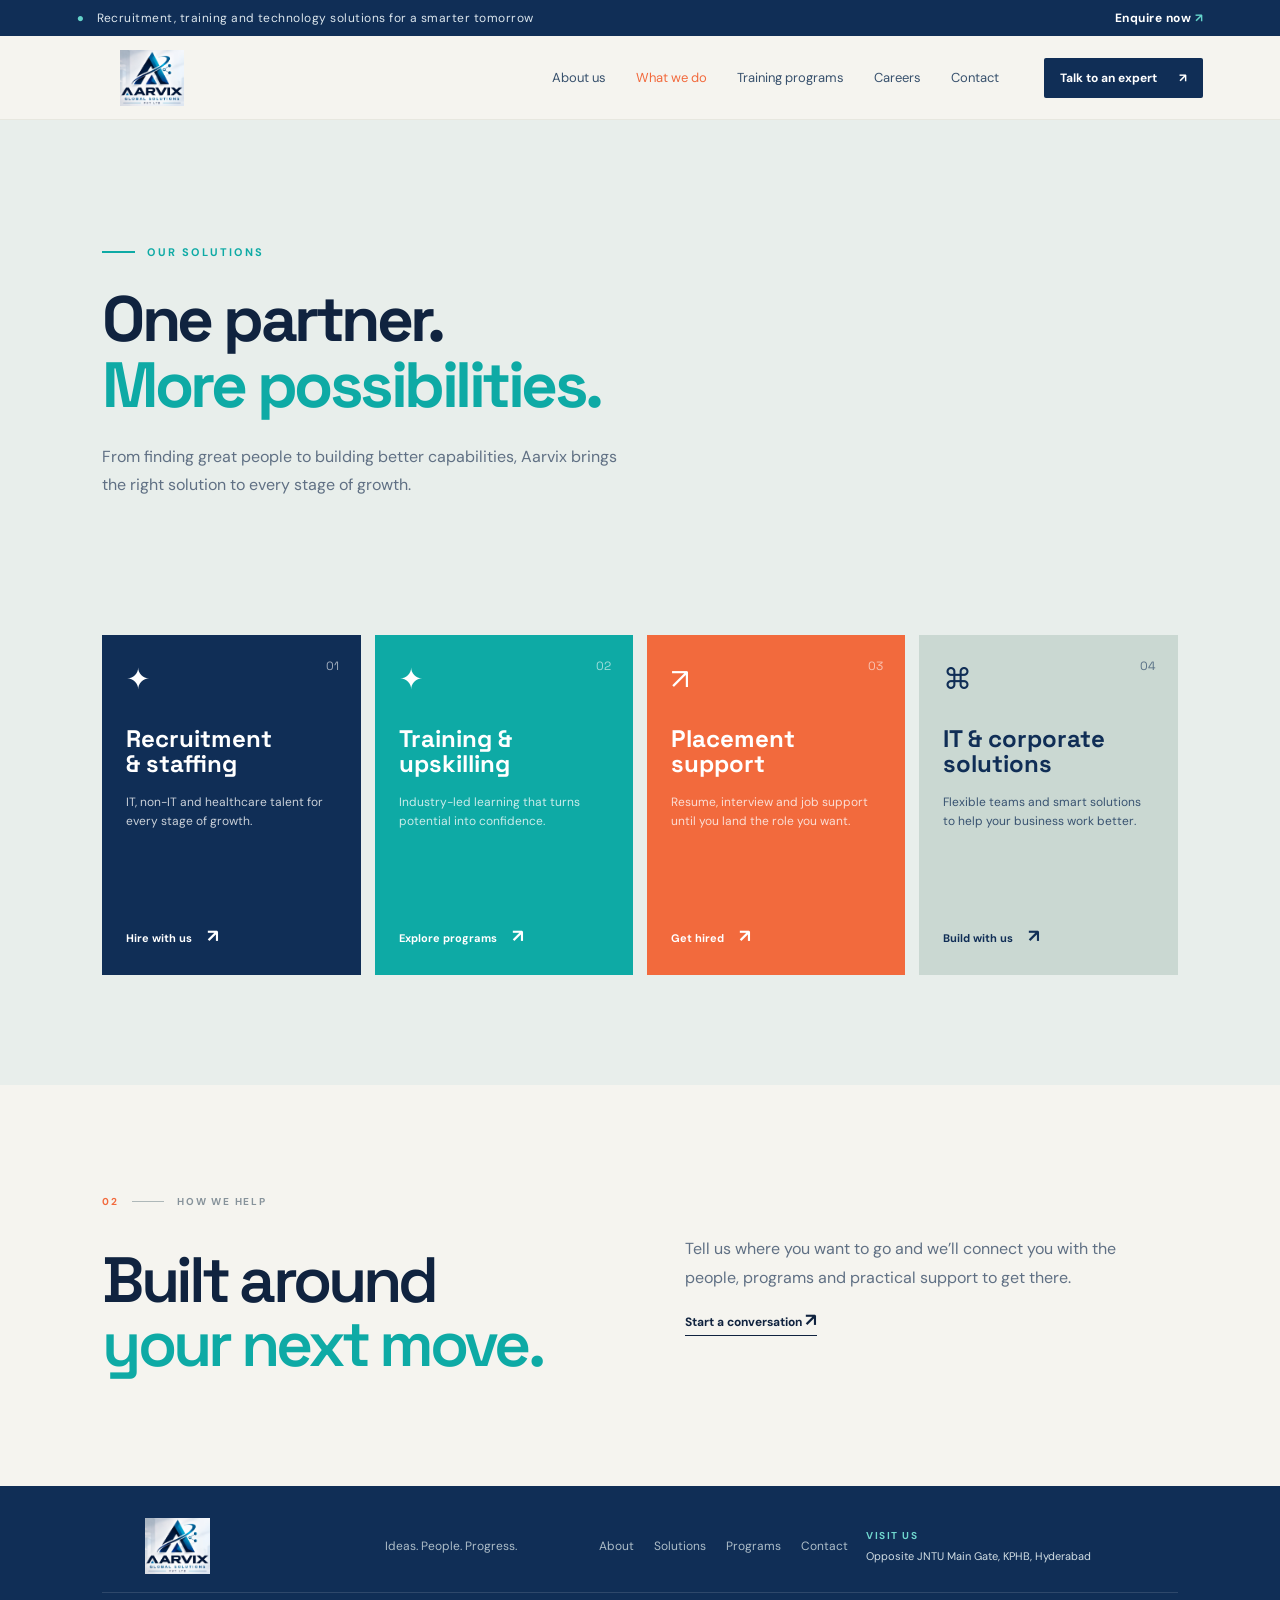
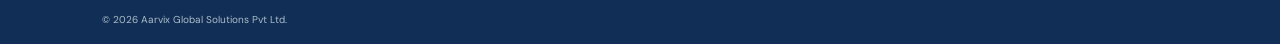
<file: solutions.html>
<!doctype html>
<html lang="en">
<head><meta charset="UTF-8" /><meta name="viewport" content="width=device-width, initial-scale=1.0" /><title>What We Do | Aarvix Global Solutions</title><link rel="preconnect" href="https://fonts.googleapis.com" /><link rel="preconnect" href="https://fonts.gstatic.com" crossorigin /><link href="https://fonts.googleapis.com/css2?family=DM+Sans:wght@400;500;600;700&family=Space+Grotesk:wght@500;600;700&display=swap" rel="stylesheet" /><link rel="stylesheet" href="styles.css" /></head>
<body><div class="announcement"><span>●</span> Recruitment, training and technology solutions for a smarter tomorrow <a href="contact.html">Enquire now <span>↗</span></a></div><header class="site-header"><a class="brand" href="index.html"><img class="brand-logo" src="assets/aarvix-logo-cropped.png" alt="Aarvix Global Solutions" /></a><nav class="desktop-nav" aria-label="Main navigation"><a href="about.html">About us</a><a class="active" href="solutions.html">What we do</a><a href="programs.html">Training programs</a><a href="careers.html">Careers</a><a href="contact.html">Contact</a></nav><a class="header-cta" href="contact.html">Talk to an expert <span>↗</span></a><button class="menu-toggle" aria-label="Open navigation">☰</button></header>
<main><section class="page-hero"><p class="eyebrow"><span class="eyebrow-line"></span> OUR SOLUTIONS</p><h1>One partner.<br /><em>More possibilities.</em></h1><p>From finding great people to building better capabilities, Aarvix brings the right solution to every stage of growth.</p></section><section class="section standalone-services"><div class="service-grid"><article class="service-card service-dark"><span class="service-number">01</span><div class="service-icon">✦</div><h3>Recruitment<br />& staffing</h3><p>IT, non-IT and healthcare talent for every stage of growth.</p><a href="contact.html">Hire with us <span>↗</span></a></article><article class="service-card service-teal"><span class="service-number">02</span><div class="service-icon">✦</div><h3>Training &<br />upskilling</h3><p>Industry-led learning that turns potential into confidence.</p><a href="programs.html">Explore programs <span>↗</span></a></article><article class="service-card service-orange"><span class="service-number">03</span><div class="service-icon">↗</div><h3>Placement<br />support</h3><p>Resume, interview and job support until you land the role you want.</p><a href="careers.html">Get hired <span>↗</span></a></article><article class="service-card service-pale"><span class="service-number">04</span><div class="service-icon">⌘</div><h3>IT & corporate<br />solutions</h3><p>Flexible teams and smart solutions to help your business work better.</p><a href="contact.html">Build with us <span>↗</span></a></article></div></section><section class="section about-content"><div><div class="section-label"><span>02</span><i></i><span>HOW WE HELP</span></div><h2>Built around<br /><em>your next move.</em></h2></div><div><p>Tell us where you want to go and we’ll connect you with the people, programs and practical support to get there.</p><a class="text-link" href="contact.html">Start a conversation <span>↗</span></a></div></section></main><footer><a class="brand footer-brand" href="index.html"><img class="brand-logo" src="assets/aarvix-logo-cropped.png" alt="Aarvix Global Solutions" /></a><p>Ideas. People. Progress.</p><div><a href="about.html">About</a><a href="solutions.html">Solutions</a><a href="programs.html">Programs</a><a href="contact.html">Contact</a></div><address><span>Visit us</span>Opposite JNTU Main Gate, KPHB, Hyderabad</address><small>© 2026 Aarvix Global Solutions Pvt Ltd.</small></footer><script src="script.js"></script></body></html>
</file>
<file: styles.css>
:root{--navy:#102e56;--ink:#10233f;--teal:#0eaaa5;--orange:#f26a3d;--cream:#f5f4ef;--line:#d9dedc}*{box-sizing:border-box}html{scroll-behavior:smooth}body{margin:0;font-family:"DM Sans",sans-serif;color:var(--ink);background:var(--cream)}a{color:inherit;text-decoration:none}button{font:inherit}.announcement{background:var(--navy);color:#dce6ed;padding:10px 6vw;font-size:12px;letter-spacing:.04em;display:flex;gap:12px;align-items:center}.announcement span{color:#64d3ca}.announcement a{margin-left:auto;color:#fff;font-weight:700}.site-header{height:84px;background:rgba(245,244,239,.96);display:flex;align-items:center;padding:0 6vw;gap:45px;position:sticky;top:0;z-index:5;border-bottom:1px solid #e7e7df}.brand{display:flex;align-items:center;gap:10px;color:var(--navy);line-height:1;flex-shrink:0}.brand-logo{display:block;width:150px;max-width:150px;height:56px;max-height:56px;object-fit:contain;object-position:center}.brand b{font:700 21px "Space Grotesk";letter-spacing:.12em}.brand small{display:block;font-size:7px;letter-spacing:.2em;margin-top:5px}.brand-mark{width:40px;height:40px;position:relative;display:grid;place-items:center;font:700 28px "Space Grotesk";color:#fff;background:linear-gradient(145deg,#139cb1 35%,var(--navy) 36%);clip-path:polygon(50% 0,100% 100%,0 100%)}.brand-mark i{position:absolute;width:32px;height:9px;border-top:3px solid #fff;transform:rotate(-28deg);top:16px;left:5px}.desktop-nav{display:flex;gap:30px;margin-left:auto;font-size:13px;color:#38516d}.desktop-nav a:hover,.text-link:hover{color:var(--orange)}.desktop-nav span{font-size:15px;margin-left:4px}.header-cta,.button{background:var(--orange);color:white;padding:14px 20px;border-radius:2px;font-size:12px;font-weight:700;display:inline-flex;gap:22px;align-items:center}.header-cta{background:var(--navy);padding:12px 16px}.menu-toggle{display:none;border:0;background:none;font-size:25px}.hero{min-height:620px;padding:80px 8vw 75px;display:grid;grid-template-columns:1fr 1fr;align-items:center;gap:55px;overflow:hidden}.eyebrow{font-size:11px;letter-spacing:.2em;font-weight:700;color:var(--teal);display:flex;align-items:center;gap:12px}.eyebrow-line{width:33px;height:2px;background:var(--teal)}h1,h2,h3,p{margin-top:0}h1,h2,h3{font-family:"Space Grotesk",sans-serif}h1{font-size:clamp(44px,5vw,74px);line-height:1.03;letter-spacing:-.055em;margin:24px 0}h1 em,h2 em{font-style:normal;color:var(--teal)}.hero-text{font-size:16px;line-height:1.7;max-width:470px;color:#53647a}.hero-actions{display:flex;align-items:center;gap:25px;margin:30px 0}.button span,.text-link span{font-size:18px}.text-link{font-weight:700;font-size:12px;border-bottom:1px solid currentColor;padding-bottom:5px}.hero-proof{display:flex;align-items:center;gap:14px;margin-top:44px}.avatars{display:flex}.avatars span,.avatars b{width:30px;height:30px;border-radius:50%;display:grid;place-items:center;color:#fff;font-size:9px;border:2px solid var(--cream);margin-left:-6px}.avatars span:first-child{margin:0;background:var(--orange)}.avatars span:nth-child(2){background:var(--teal)}.avatars span:nth-child(3){background:var(--navy)}.avatars b{background:#dfe6e5;color:var(--navy)}.hero-proof p{font-size:11px;color:#7a8897;margin:0;line-height:1.35}.hero-proof strong{color:var(--navy);font-size:13px}.hero-visual{position:relative;min-height:450px}.hero-image-frame{width:82%;height:430px;margin-left:auto;overflow:hidden;border-radius:145px 145px 5px 5px;box-shadow:20px 22px 0 rgba(14,170,165,.16)}.hero-image-frame img{width:100%;height:100%;object-fit:cover;object-position:center}.float-card{position:absolute;background:#fff;padding:15px 18px;display:flex;align-items:center;gap:12px;box-shadow:0 12px 35px #102e5625;border-radius:4px}.float-card-top{left:0;top:75px}.float-card-bottom{right:0;bottom:40px}.float-icon{background:var(--teal);color:#fff;width:32px;height:32px;border-radius:50%;display:grid;place-items:center}.float-icon.orange{background:var(--orange)}.float-card strong{display:block;font:700 21px "Space Grotesk"}.float-card small{display:block;color:#68798c;font-size:10px}.hero-ring{position:absolute;border:1px solid var(--orange);width:115px;height:115px;border-radius:50%;right:-20px;top:10px;z-index:-1}.logo-strip{border-block:1px solid var(--line);padding:26px 8vw;display:flex;align-items:center;gap:50px}.logo-strip p{font-size:10px;letter-spacing:.15em;color:#8995a1;margin:0}.logo-strip>div{display:flex;flex:1;justify-content:space-between;align-items:center;color:#9aa4ad;font:600 18px "Space Grotesk"}.logo-strip b:nth-child(2){font-size:24px}.logo-strip span{color:var(--teal)}.section{padding:110px 8vw}.section-label{display:flex;align-items:center;gap:13px;color:#87939b;font-size:10px;letter-spacing:.18em;font-weight:700}.section-label span:first-child{color:var(--orange)}.section-label i{width:32px;height:1px;background:#aeb8b9}.intro-grid,.section-heading{display:grid;grid-template-columns:1.25fr 1fr;gap:80px;margin-top:44px}.intro-grid h2,.section-heading h2{font-size:clamp(36px,4vw,57px);line-height:1.03;letter-spacing:-.06em;margin:0}.intro-grid p,.section-heading p{max-width:400px;line-height:1.75;color:#607084;margin:8px 0 28px}.stats{display:grid;grid-template-columns:repeat(4,1fr);border-top:1px solid var(--line);margin-top:90px;padding-top:30px;gap:20px}.stats>div{display:flex;gap:15px;align-items:center;border-right:1px solid var(--line)}.stats strong{font:600 34px "Space Grotesk";color:var(--navy)}.stats span{font-size:11px;line-height:1.4;color:#71808b}.services-section{background:#e8eeeb}.section-heading{margin-bottom:50px}.service-grid{display:grid;grid-template-columns:repeat(4,1fr);gap:14px}.service-card{padding:25px 24px 27px;min-height:340px;display:flex;flex-direction:column;color:white;position:relative}.service-card p{font-size:12px;line-height:1.6;opacity:.78}.service-card h3{font-size:24px;line-height:1.05;margin:28px 0 17px}.service-card a{margin-top:auto;font-size:11px;font-weight:700}.service-card a span{font-size:18px;margin-left:12px}.service-number{position:absolute;top:23px;right:22px;font:12px "Space Grotesk";opacity:.6}.service-icon{font-size:29px}.service-dark{background:var(--navy)}.service-teal{background:var(--teal)}.service-orange{background:var(--orange)}.service-pale{background:#cad8d2;color:var(--navy)}.feature-section{background:var(--navy);color:white;padding:0 8vw;display:grid;grid-template-columns:minmax(0,1fr) minmax(0,1fr);min-height:600px}.feature-content{padding:95px 0}.light{color:#83d4ca}.feature-content h2{font-size:clamp(42px,5vw,64px);line-height:.98;letter-spacing:-.06em;margin:43px 0 22px}.feature-content h2 em{color:#77d8ca}.feature-content>p{color:#bbcad5;line-height:1.7;max-width:430px}.button-light{background:white;color:var(--navy);margin:20px 0 43px}.program-pills{display:flex;gap:8px;flex-wrap:wrap}.program-pills span{font-size:10px;border:1px solid #536d86;border-radius:20px;padding:8px 12px;color:#bccbd5}.feature-image{position:relative;min-height:600px;overflow:hidden}.feature-image img{width:100%;height:100%;object-fit:cover}.feature-image:after{content:"";position:absolute;inset:0;background:linear-gradient(0deg,#102e56 0%,transparent 45%)}.image-caption{position:absolute;bottom:35px;left:35px;z-index:1}.image-caption span,.image-caption small{display:block;color:#b8c8d3;font-size:10px}.image-caption b{display:block;font:25px "Space Grotesk";margin:5px 0}.pathways{background:#fdfcf9}.path-grid{display:grid;grid-template-columns:repeat(3,1fr);gap:14px;margin-top:55px}.path-grid a{border:1px solid var(--line);padding:28px;min-height:260px;transition:.25s}.path-grid a:hover{transform:translateY(-6px);border-color:var(--teal);box-shadow:0 10px 25px #102e5612}.path-grid span{font:12px "Space Grotesk";color:var(--orange)}.path-grid h3{font-size:26px;margin:40px 0 12px}.path-grid p{color:#6c7b89;font-size:12px;line-height:1.6;max-width:260px}.path-grid b{font-size:11px}.path-grid strong{font-size:18px;margin-left:12px}.story-section{display:grid;grid-template-columns:1fr 1fr;gap:90px;align-items:center;background:#e8eeeb}.story-image{height:480px;overflow:hidden}.story-image img{width:100%;height:100%;object-fit:cover}.story-copy h2{font-size:clamp(45px,5vw,65px);line-height:1;letter-spacing:-.06em;margin:42px 0 22px}.story-copy>p{line-height:1.8;color:#637485;max-width:420px}.contact-section{background:var(--orange);color:#fff;padding:90px 8vw;display:grid;grid-template-columns:1fr 1fr;gap:100px}.contact-section .eyebrow{color:#ffd6c4}.contact-section h2{font-size:clamp(45px,5vw,67px);line-height:.97;letter-spacing:-.06em;margin:35px 0 0}.contact-section h2 em{color:#fff0ea}.contact-right{padding-top:30px}.contact-right>p{font-size:18px;max-width:330px;line-height:1.5}.contact-details{border-top:1px solid #ffffff66;margin-top:45px;padding-top:20px;display:flex;flex-direction:column;gap:9px;font-size:12px;font-weight:700}footer{background:var(--navy);color:#adbdc8;padding:45px 8vw 25px;display:grid;grid-template-columns:1.3fr 1fr 1.2fr;gap:25px;align-items:center;font-size:12px}footer .brand{color:#fff}footer p{margin:0}footer div{display:flex;gap:20px;justify-content:flex-end}footer div a:hover{color:#fff}footer>small{grid-column:1/-1;border-top:1px solid #ffffff20;padding-top:20px;font-size:10px}.footer-brand b{font-size:17px}.footer-brand small{font-size:6px}
@media(max-width:800px){.desktop-nav,.header-cta{display:none}.menu-toggle{display:block;margin-left:auto}.site-header{padding:0 5vw}.desktop-nav.mobile-open{display:flex;position:absolute;top:84px;left:0;right:0;background:var(--cream);padding:22px 7vw;flex-direction:column;gap:20px;border-bottom:1px solid var(--line);box-shadow:0 12px 20px #102e5610}.hero{grid-template-columns:1fr;padding:60px 7vw}.hero-visual{min-height:390px}.hero-image-frame{width:88%;height:360px}.logo-strip{display:block;padding:24px 7vw}.logo-strip p{margin-bottom:22px}.logo-strip>div{gap:20px;flex-wrap:wrap}.logo-strip b{font-size:15px}.section{padding:75px 7vw}.intro-grid,.section-heading{grid-template-columns:1fr;gap:20px}.stats{margin-top:55px;grid-template-columns:repeat(2,1fr);gap:25px}.stats>div:nth-child(2){border:0}.service-grid{grid-template-columns:repeat(2,1fr)}.feature-section{grid-template-columns:1fr;padding:0 7vw}.feature-content{padding:70px 0 45px}.feature-image{min-height:430px;margin:0 -7vw}.path-grid{grid-template-columns:1fr}.story-section{grid-template-columns:1fr;gap:45px}.story-image{height:380px}.contact-section{grid-template-columns:1fr;gap:10px;padding:70px 7vw}.contact-right{padding-top:0}footer{grid-template-columns:1fr 1fr;padding:35px 7vw}footer div{justify-content:flex-start;flex-wrap:wrap}footer>small{grid-column:1/-1}}@media(max-width:480px){.announcement{font-size:10px}.hero{padding-top:45px}h1{font-size:47px}.hero-actions{align-items:flex-start;flex-direction:column}.float-card{transform:scale(.85);transform-origin:left}.float-card-bottom{transform-origin:right}.service-grid{grid-template-columns:1fr}.service-card{min-height:280px}.stats strong{font-size:27px}.stats span{font-size:10px}.feature-content h2{font-size:46px}.footer-brand{grid-column:1/-1}footer p{grid-column:1/-1}}

/* Image-free course and career panels */
.hero-visual-panel{width:82%;height:430px;margin-left:auto;padding:44px 36px;background:linear-gradient(145deg,#0d345e,#087d89);border-radius:145px 145px 5px 5px;box-shadow:20px 22px 0 rgba(14,170,165,.16);color:#fff;display:flex;flex-direction:column;justify-content:center}.panel-kicker{font-size:10px;letter-spacing:.2em;color:#8ee5dd}.hero-visual-panel strong{font:600 clamp(38px,4vw,60px)/.95 "Space Grotesk";letter-spacing:-.07em;margin:22px 0 36px}.hero-visual-panel em{font-style:normal;color:#72ddd3}.panel-grid{display:grid;grid-template-columns:1fr 1fr;gap:8px}.panel-grid span{border:1px solid #ffffff40;padding:11px 10px;font-size:10px;color:#d9eff0}
.course-catalog{padding:70px 0 55px 45px;display:flex;flex-direction:column;justify-content:center;min-width:0}.catalog-heading{display:flex;justify-content:space-between;align-items:baseline;border-bottom:1px solid #ffffff40;padding-bottom:15px;color:#8ee5dd;font-size:10px;letter-spacing:.16em}.catalog-heading b{font:500 11px "DM Sans";color:#c5d4dd;letter-spacing:0}.course-columns{display:grid;grid-template-columns:minmax(0,1fr) minmax(0,1fr);gap:12px;margin-top:16px;min-width:0}.course-columns article{min-width:0}.course-columns article{border:1px solid #ffffff2b;padding:15px 16px}.course-columns h3{font:600 14px "Space Grotesk";margin:0 0 12px;color:#fff}.course-columns h3 span{color:#f68b67;font-size:10px;margin-right:8px}.course-columns ul{list-style:none;margin:0;padding:0}.course-columns li{font-size:11px;font-weight:700;border-top:1px solid #ffffff1c;padding:8px 0;color:#e9f1f1}.course-columns small{display:block;font-size:9px;font-weight:400;color:#9db5bf;margin-top:2px}
.non-it-course{border-color:#f68b6766!important}.non-it-course h3 span{color:#8ee5dd}.course-columns ul{list-style:none;margin:0;padding:0}.course-columns li{font-size:11px;font-weight:700;border-top:1px solid #ffffff1c;padding:8px 0;color:#e9f1f1}.course-columns small{display:block;font-size:9px;font-weight:400;color:#9db5bf;margin-top:2px}
.story-card{height:480px;background:linear-gradient(145deg,#f26a3d,#d94835);padding:46px 42px;color:#fff;display:flex;flex-direction:column;justify-content:flex-end}.story-card>span{font-size:10px;letter-spacing:.2em}.story-card strong{font:600 54px/1 "Space Grotesk";letter-spacing:-.07em;margin:20px 0}.story-card em{font-style:normal;color:#ffe1d4}.story-card p{font-size:12px;color:#ffe9e1}.story-card a{font-size:11px;font-weight:700;margin-top:25px}.story-card b{font-size:18px;margin-left:12px}.address{display:block;color:#ffe9e1;font-size:11px;line-height:1.5;max-width:280px}footer address{grid-column:auto;font-style:normal;font-size:11px;line-height:1.5;color:#d2dee4}footer address span{display:block;color:#70d8cf;font-size:10px;font-weight:700;letter-spacing:.15em;text-transform:uppercase;margin-bottom:5px}
.contact-actions{display:flex;gap:12px;flex-wrap:wrap}.button-call{background:transparent;border:1px solid #fff;color:#fff}.button-call:hover{background:#fff;color:var(--orange)}
footer{grid-template-columns:1.15fr .85fr 1fr 1.35fr;gap:18px;padding-top:32px;padding-bottom:18px}footer div{justify-content:flex-start}footer address{margin:0}
@media(max-width:800px){.hero-visual-panel{width:88%;height:360px}.course-catalog{padding:0 0 55px}.course-columns{grid-template-columns:1fr}.story-card{height:380px}footer{grid-template-columns:1fr 1fr;padding-top:35px;padding-bottom:25px}footer address{grid-column:1/-1}}
@media(max-width:600px){.announcement{padding:9px 5vw;font-size:10px;line-height:1.25}.announcement a{white-space:nowrap}.site-header{height:76px;gap:12px}.desktop-nav.mobile-open{top:76px}.brand b{font-size:18px}.brand small{font-size:6px}.brand-mark{width:36px;height:36px;font-size:25px}.hero{padding:52px 7vw 60px;gap:30px}.hero-copy h1{font-size:clamp(43px,13vw,58px)}.hero-text{font-size:14px}.hero-actions{margin:25px 0}.hero-visual{min-height:350px}.hero-visual-panel{height:330px;padding:35px 25px;border-radius:110px 110px 5px 5px}.hero-visual-panel strong{font-size:42px;margin:18px 0 28px}.float-card{padding:11px 13px}.float-card-top{left:-4px}.float-card-bottom{right:-4px}.float-card strong{font-size:17px}.section{padding:62px 7vw}.intro-grid,.section-heading{margin-top:30px}.stats{margin-top:45px}.stats>div{border:0}.service-card{padding:22px 20px}.feature-content{padding:60px 0 38px}.feature-content h2{margin-top:32px}.course-catalog{padding-bottom:45px}.catalog-heading{display:block;line-height:1.5}.catalog-heading b{display:block;margin-top:5px}.course-columns{gap:9px}.course-columns article{padding:14px}.course-columns h3{font-size:13px}.path-grid{margin-top:35px}.story-section{gap:35px}.story-card{height:330px;padding:30px}.story-card strong{font-size:43px}.contact-section{padding:62px 7vw}.contact-actions{flex-direction:column;align-items:stretch}.contact-actions .button{justify-content:space-between}.contact-details{margin-top:32px}footer{display:flex;flex-direction:column;align-items:flex-start;gap:18px;padding:30px 7vw 22px}footer p{margin:0}footer div{gap:15px}footer address{order:4}.footer-brand{order:1}footer p{order:2}footer div{order:3}footer>small{order:5;width:100%}}

.page-hero{padding:125px 8vw 105px;background:#e8eeeb}.page-hero-dark{background:var(--navy);color:#fff}.page-hero h1{max-width:850px;margin:28px 0 24px}.page-hero>p:last-child{max-width:520px;line-height:1.75;color:#607084;font-size:16px}.page-hero-dark>p:last-child{color:#c0d0d9}.about-content{display:grid;grid-template-columns:1fr 1fr;gap:90px;align-items:start}.about-content h2,.contact-page-grid h2{font:600 clamp(40px,5vw,64px)/1 "Space Grotesk";letter-spacing:-.06em;margin:40px 0 0}.about-content>div:last-child{padding-top:40px}.about-content p,.contact-page-grid p{line-height:1.8;color:#607084;max-width:450px}.values-section{background:#fdfcf9}.value-grid{display:grid;grid-template-columns:repeat(3,1fr);gap:14px;margin-top:50px}.value-grid article{border:1px solid var(--line);padding:28px;min-height:220px}.value-grid b{color:var(--orange);font:12px "Space Grotesk"}.value-grid h3{font-size:25px;margin:45px 0 12px}.value-grid p{color:#607084;font-size:13px;line-height:1.6}.standalone-services{padding-top:0;background:#e8eeeb}.standalone-services .service-grid{padding-top:15px}.standalone-feature{min-height:auto}.standalone-pathways{padding-top:0}.career-callout{display:grid;grid-template-columns:1fr 1fr;gap:90px;align-items:center;background:#e8eeeb}.career-callout h2{font-size:clamp(40px,5vw,60px);line-height:1;letter-spacing:-.06em;margin:38px 0 22px}.career-callout p{max-width:420px;line-height:1.8;color:#607084}.contact-page-grid{display:grid;grid-template-columns:1fr 1fr;gap:90px;align-items:start}.contact-card{background:var(--orange);padding:48px;color:#fff;display:flex;flex-direction:column;align-items:flex-start}.contact-card .button-call{margin-top:12px}.contact-card .contact-details{width:100%;margin-top:45px}.contact-card .address{margin-top:15px}.desktop-nav .active{color:var(--orange)}
.direct-contact{padding:100px 8vw;background:#e8edf2;display:grid;grid-template-columns:1fr 1fr;gap:80px}.enquiry-form-wrap h2,.direct-lines h2{font:600 clamp(38px,4.5vw,62px)/1 "Space Grotesk";letter-spacing:-.06em;margin:32px 0 38px}.enquiry-form-wrap form{display:flex;flex-direction:column;max-width:600px}.enquiry-form-wrap label{font-size:14px;margin:0 0 8px;color:var(--navy)}.enquiry-form-wrap input,.enquiry-form-wrap textarea{font:14px "DM Sans";background:#f4f6f8;border:1px solid #c5ced7;border-radius:4px;padding:16px 20px;margin-bottom:28px;color:var(--ink)}.enquiry-form-wrap textarea{min-height:120px;resize:vertical}.enquiry-form-wrap input:focus,.enquiry-form-wrap textarea:focus{outline:2px solid #7bd4cf;outline-offset:1px}.form-submit{border:0;cursor:pointer;align-self:flex-start}.direct-lines{padding-top:3px}.direct-lines>p{font-size:18px;line-height:1.55;color:var(--ink);max-width:560px}.direct-phone{display:block;font:24px "Space Grotesk";border-bottom:3px dotted #81909d;padding:18px 0 10px;max-width:540px}.line-note{font-size:14px!important;margin:25px 0 18px}.whatsapp-button{display:inline-flex;background:#20c968;color:#fff;padding:18px 32px;border-radius:4px;font-weight:700;gap:25px;margin-top:10px}.contact-location{border-top:1px solid #b8c4ce;margin-top:45px;padding-top:20px;display:flex;flex-direction:column;gap:6px;font-size:13px;color:#44576a}.contact-location strong{color:var(--orange);font-size:11px;letter-spacing:.14em;text-transform:uppercase}
@media(max-width:800px){.page-hero{padding:80px 7vw 70px}.about-content,.contact-page-grid,.career-callout{grid-template-columns:1fr;gap:25px}.about-content>div:last-child{padding-top:0}.value-grid{grid-template-columns:1fr;margin-top:35px}.standalone-services{padding-top:60px}.career-callout{gap:45px}}
@media(max-width:600px){.direct-contact{padding:62px 7vw;grid-template-columns:1fr;gap:55px}.enquiry-form-wrap h2,.direct-lines h2{margin:28px 0 30px}.enquiry-form-wrap input,.enquiry-form-wrap textarea{margin-bottom:22px}.enquiry-form-wrap .button{width:100%;justify-content:space-between}.direct-lines>p{font-size:16px}.direct-phone{font-size:21px}.whatsapp-button{width:100%;justify-content:space-between}.contact-location{margin-top:35px}}

.contact-actions .button{min-width:220px;padding:14px 16px;gap:12px;justify-content:flex-start}
.contact-action-icon{width:34px;height:34px;display:grid;place-items:center;flex:0 0 34px;border:1px solid currentColor;border-radius:50%}
.contact-action-icon svg{width:18px;height:18px;fill:none;stroke:currentColor;stroke-linecap:round;stroke-linejoin:round;stroke-width:1.7}
.contact-action-copy{display:flex;flex:1;flex-direction:column;gap:3px;align-items:flex-start}
.contact-action-copy strong{font:700 12px "DM Sans"}
.contact-action-copy small{font-size:10px;font-weight:500;opacity:.72}
.contact-action-arrow{font-size:18px;line-height:1}
.contact-actions .button-light:hover .contact-action-icon{background:var(--navy);color:#fff}
.contact-actions .button-call:hover .contact-action-icon{background:var(--orange);color:#fff}
@media(max-width:600px){.contact-actions .button{width:100%;min-width:0}}
</file>
